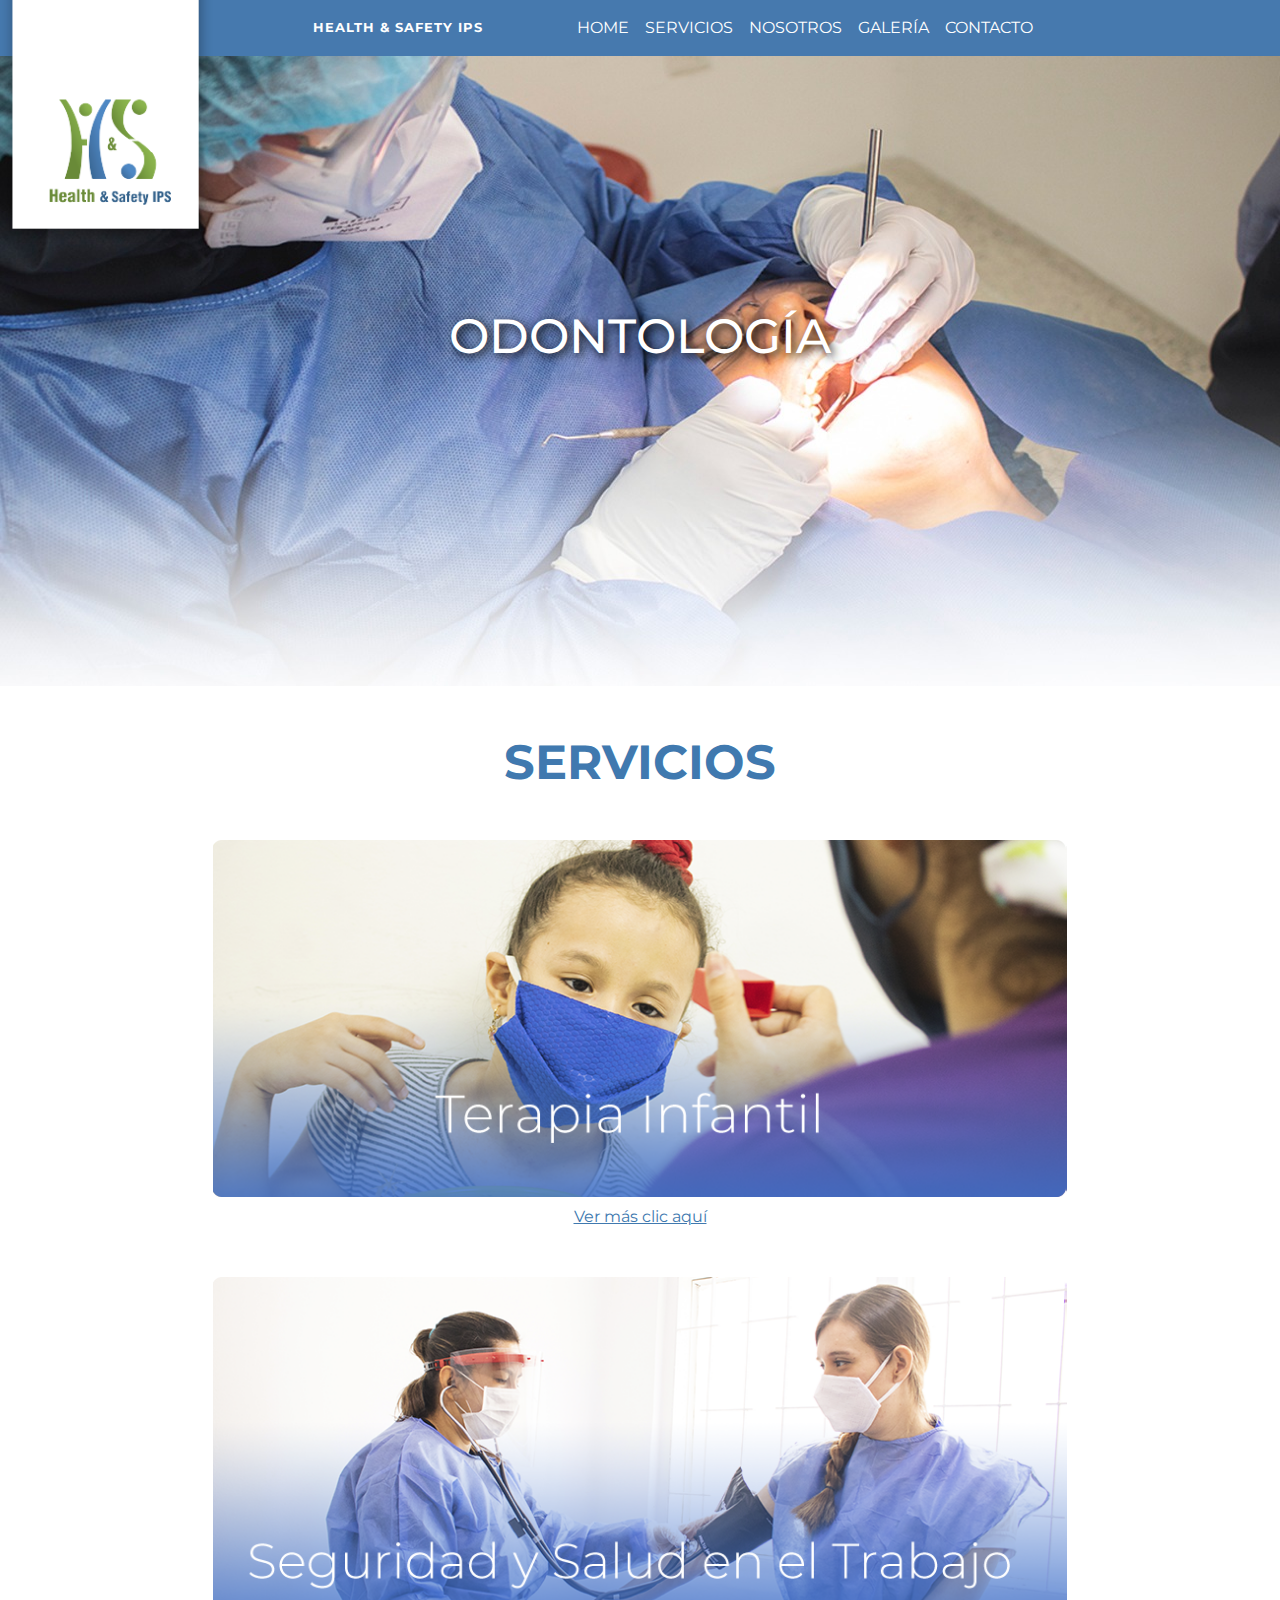
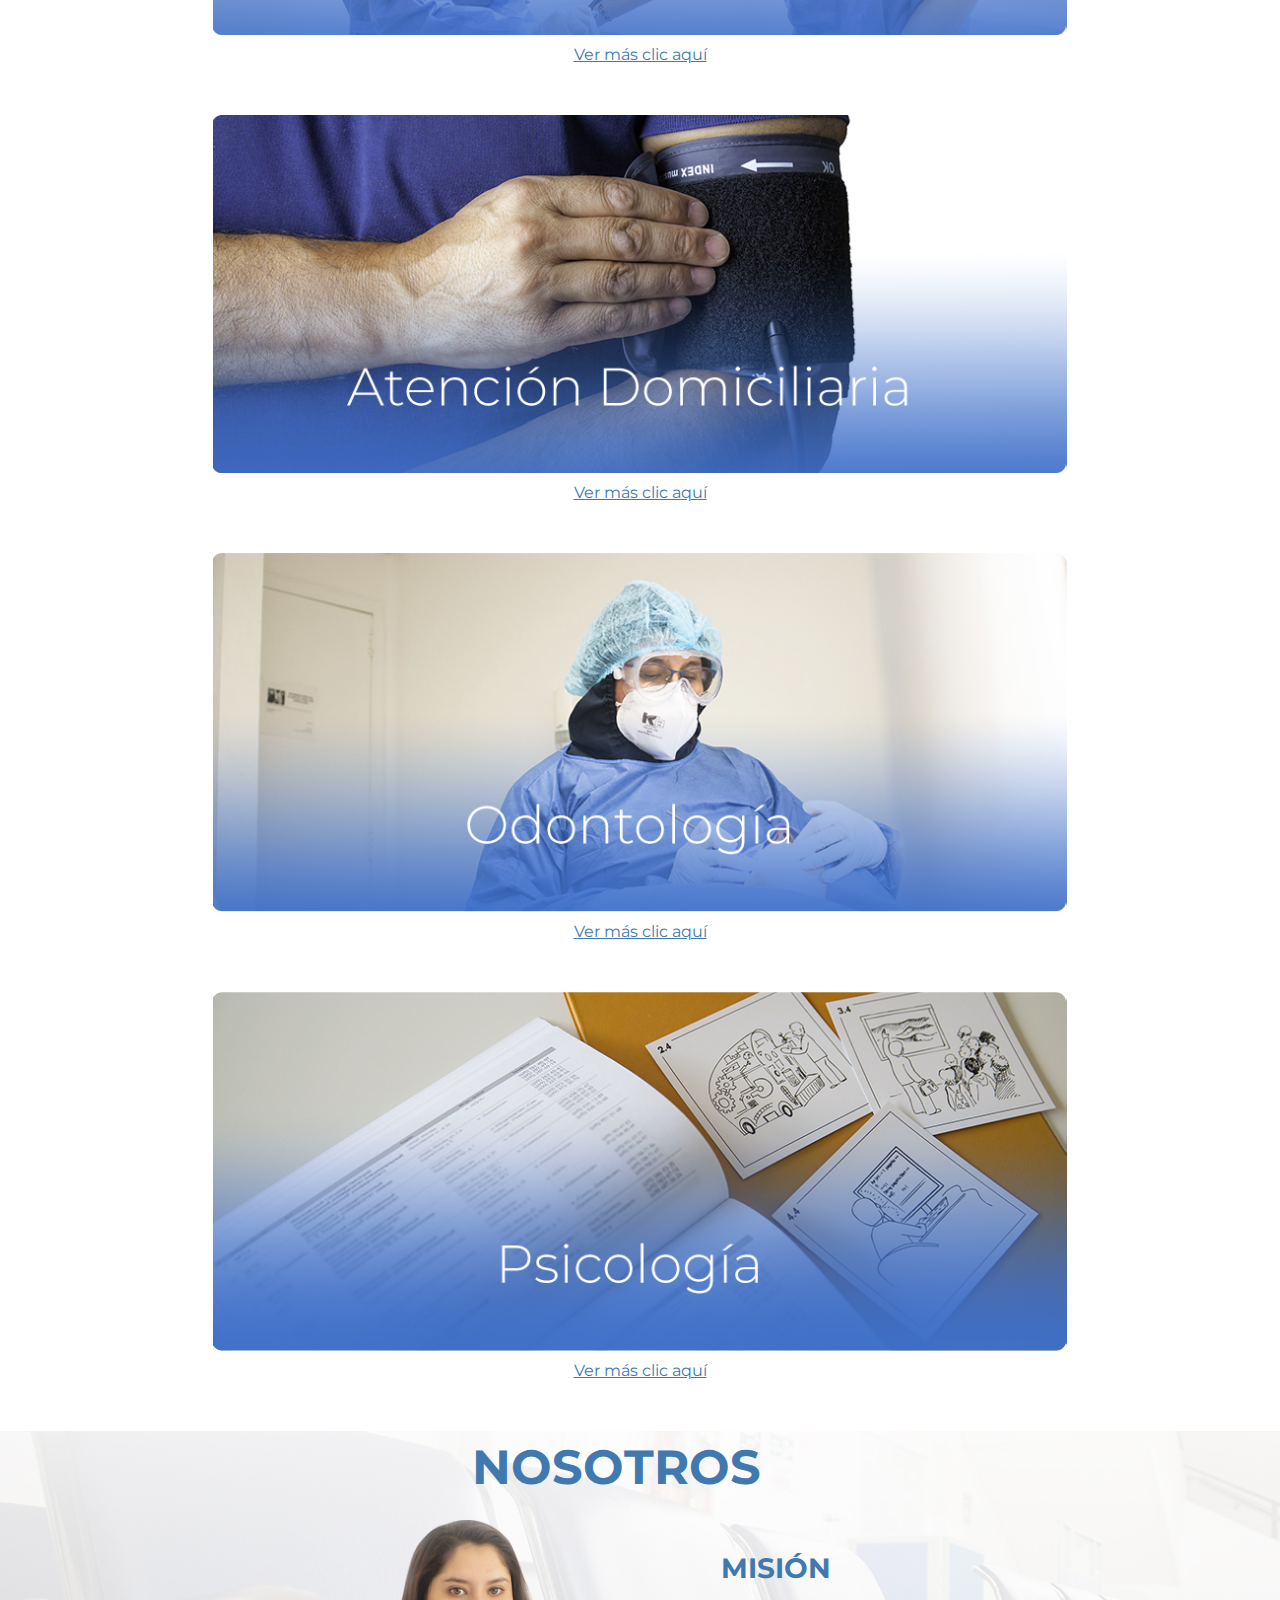
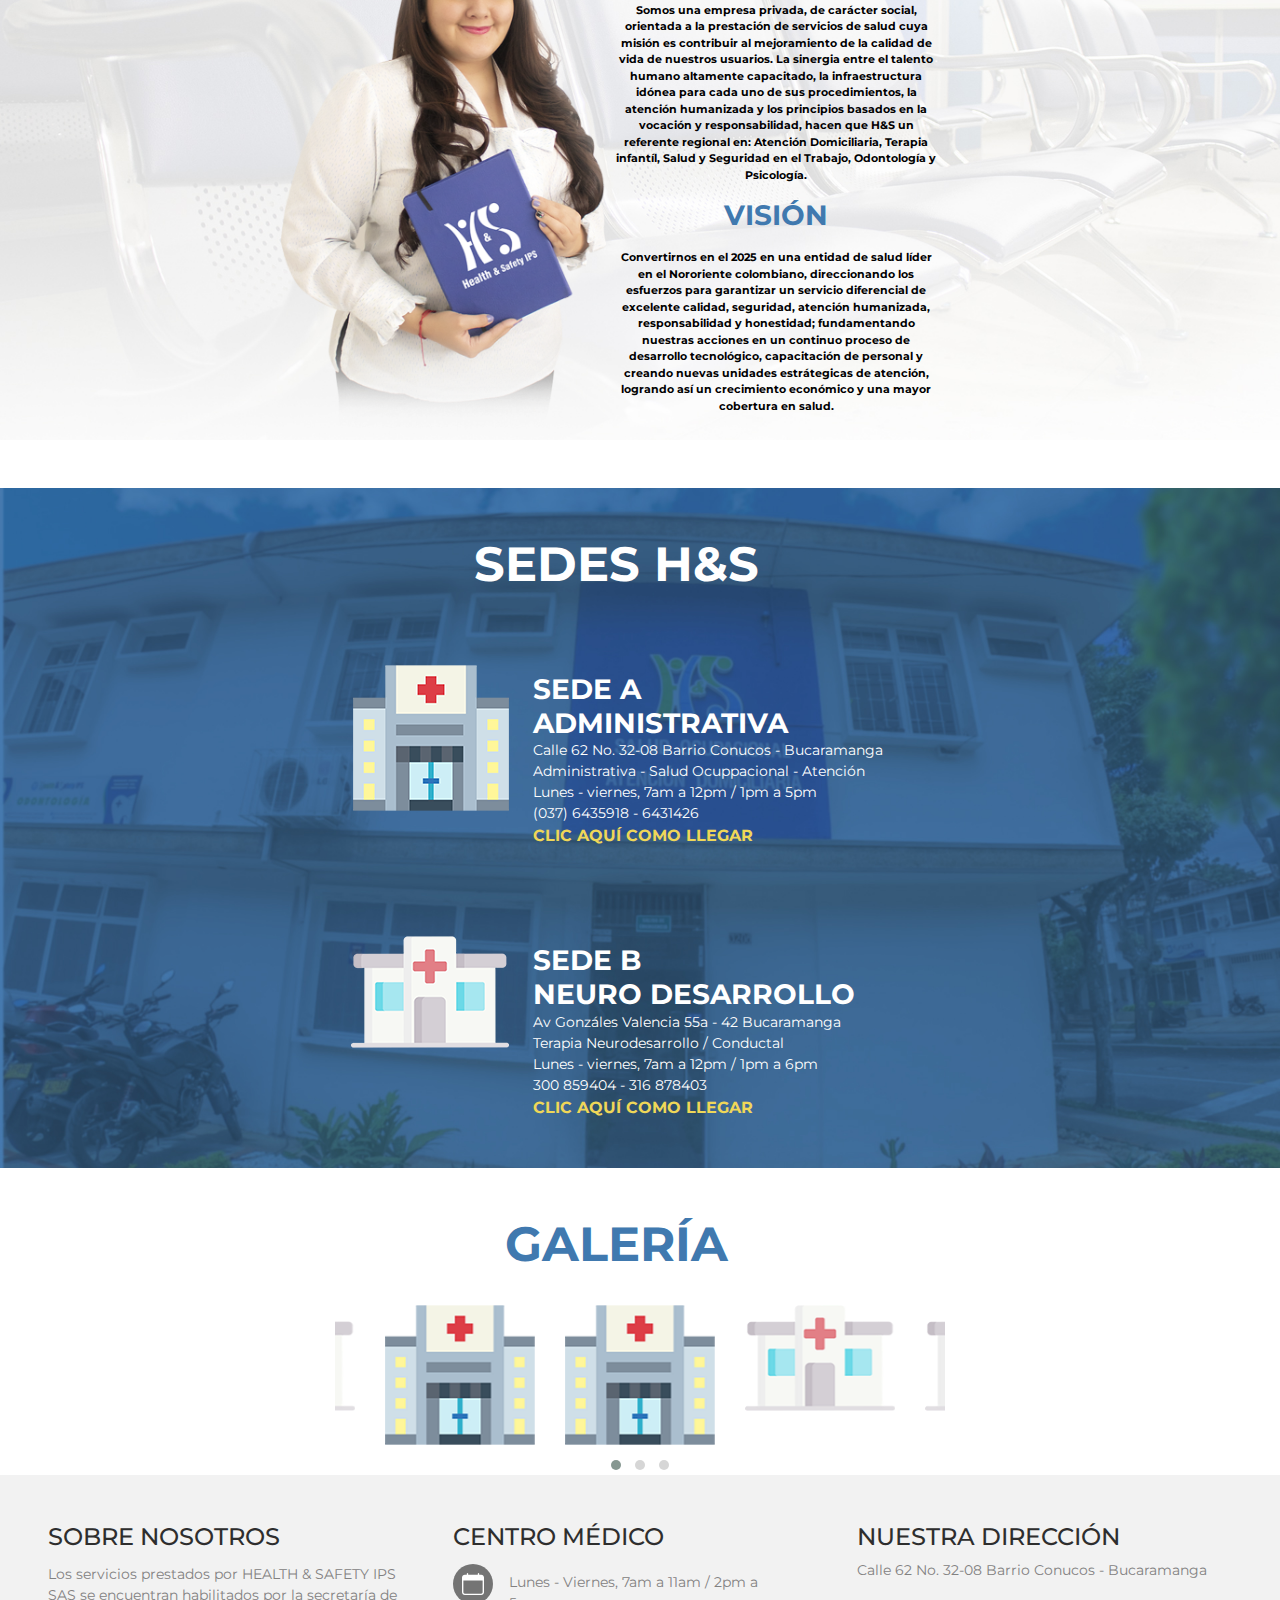
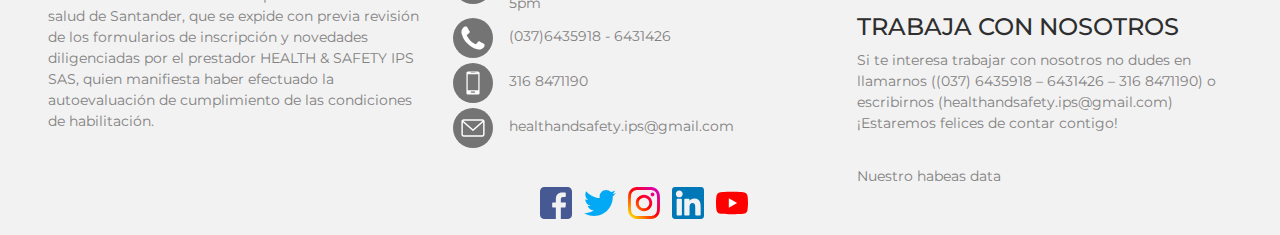
<file: index.html>
<html lang="es">
<head>
    <meta charset="utf-8">
    <meta name="viewport" content="width=device-width, initial-scale=1.0">
    <meta name="description" content="">
    <meta name="author" content="">

	<title>HEALTH & SAFETY IPS</title>
	<link rel="preconnect" href="https://fonts.gstatic.com">
	<link href="https://fonts.googleapis.com/css2?family=Montserrat:wght@500&display=swap" rel="stylesheet">
	<link href="css/style1.css" rel="stylesheet" type="text/css"/>
	<link href="css/font-awesome.min.css" rel="stylesheet" type="text/css"/>
	<link href="vendor/bootstrap/css/bootstrap.min.css" rel="stylesheet" type="text/css"/>
	<link rel="stylesheet" href="vendor/carousel/OwlCarousel2-2.3.4/dist/assets/owl.carousel.min.css">
	<link rel="stylesheet" href="vendor/carousel/OwlCarousel2-2.3.4/dist/assets/owl.theme.default.min.css">
</head>

<body>
	<header>
		<section id="menu" class="row d-flex justify-content-center mx-0" data-spy="scroll" data-target=".navbar-custom">
			<div class="col-sm col-md-2 d-none d-sm-block d-md-none d-lg-block offset-1 offset-md-0 p-0">
				<img src="static/img/logo.png" class="position-absolute logo-img" alt="Logo H&S">
			</div>
			
			<div class="col-12 col-sm-8 col-md-10">
				<nav class="navbar navbar-expand-md navbar-dark pl-0">
					<div class="col-8 col-sm-7 col-md-4 text-center p-sm-0">
						<h1 class="white-text nav-text mx-0 px-1 mb-0" href="#">HEALTH & SAFETY IPS</h1>
					</div>
					<div class="col d-md-none offset-sm-1 offset-md-3 ">
						<button class="navbar-toggler nav-border" type="button" data-toggle="collapse" data-target="#navbarSupportedContent" aria-controls="navbarSupportedContent" aria-expanded="false" aria-label="Toggle navigation">
							<span class="navbar-toggler-icon"></span>
						</button>
					</div>
					<!-- Menú de Navegación -->
					<section class="collapse navbar-collapse" id="navbarSupportedContent">
						<ul class="navbar-nav mr-auto">
							<li class="nav-item active">
								<a class="nav-link" href="#">HOME <span class="sr-only">(current)</span></a>
							</li>
							<li class="nav-item active">
								<a class="nav-link" href="#servicios">SERVICIOS <span class="sr-only">(current)</span></a>
							</li>
							<li class="nav-item active">
								<a class="nav-link" href="#nosotros">NOSOTROS <span class="sr-only">(current)</span></a>
							</li>
							<li class="nav-item active">
								<a class="nav-link" href="#galeria">GALERÍA <span class="sr-only">(current)</span></a>
							</li>
							<li class="nav-item active">
								<a class="nav-link" href="#contacto">CONTACTO <span class="sr-only">(current)</span></a>
							</li>
						</ul>
					</section>
				</nav>
			</div>
		</section>
	</header>
	<main>
		<section class="container-fluid">
			<div class="row mt-0 position-relative">
				<img src="static/img/imagen-top.jpg" alt="odontologia img 1" class="background-img">
				<h2 class="first-image-title text-white text-block">ODONTOLOGÍA</h2>
			</div>
		</section>
		<section class="container">
			<div class="row mt-0">
				<div class="col-12 text-center mt-5">
					<h2 class="title font-weight-bold" id="servicios">SERVICIOS</h2>
					<div class="col-12 p-0 mt-5 mt-sm-5">
						<img src="static/img/terapia-infantil.png" alt="Terapia infantil" class="content-img">
					</div>
					<div class="col-12 mt-2">
						<a href="#" class="link-text">Ver más clic aquí</a>
					</div>
					<div class="col-12 p-0 mt-5">
						<img src="static/img/seguridad-salud-trabajo.png" alt="Seguridad y salud en el trabajo" class="content-img">
					</div>
					<div class="col-12 mt-2">
						<a href="#" class="link-text">Ver más clic aquí</a>
					</div>
					<div class="col-12 p-0 mt-5">
						<img src="static/img/atencion-domiciliaria.png" alt="atencion domiciliaria" class="content-img">
					</div>
					<div class="col-12 mt-2">
						<a href="#" class="link-text">Ver más clic aquí</a>
					</div>
					<div class="col-12 p-0 mt-5">
						<img src="static/img/odontologia.png" alt="odontologia" class="content-img">
					</div>
					<div class="col-12 mt-2">
						<a href="#" class="link-text">Ver más clic aquí</a>
					</div>
					<div class="col-12 p-0 mt-5">
						<img src="static/img/psicologia.png" alt="psicologia" class="content-img">
					</div>
					<div class="col-12 mt-2">
						<a href="#" class="link-text">Ver más clic aquí</a>
					</div>
				</div>
			</div>
		</section>
		<section class="container-fluid mt-5 company-bg">
			<div class="row justify-content-center">
				<div class="col-12 d-flex justify-content-center">
					<h2 class="title font-weight-bold text-block mt-2 pr-sm-5" id="nosotros">NOSOTROS</h2>
				</div>
			</div>
			<div class="row text-center">
				<div class="d-none d-md-inline col mr-0 mt-5 mt-lg-3 pl-4 pr-0">
					<img src="static/img/mujer.PNG" alt="mujer" class="lady-img offset-md-2 offset-xl-5">		
				</div>
				<div class="col-10 col-md-5 col-lg-4 col-xl-3 title ml-4 ml-md-0 mr-4 mt-5 px-0">
					<h3>MISIÓN</h3>
					<p class="mt-3 mision-text">Somos una empresa privada, de carácter social, orientada a la prestación de servicios de salud cuya misión es contribuir al mejoramiento
						de la calidad de vida de nuestros usuarios. La sinergia entre el talento humano altamente capacitado, la infraestructura idónea para cada
						uno de sus procedimientos, la atención humanizada y los principios basados en la vocación y responsabilidad, hacen que H&S un referente
						regional en: Atención Domiciliaria, Terapia infantíl, Salud y Seguridad en el Trabajo, Odontología y Psicología.
					</p>
					<h3>VISIÓN</h3>
					<p class="mt-3 mision-text">Convertirnos en el 2025 en una entidad de salud líder en el Nororiente colombiano, direccionando los
						esfuerzos para garantizar un servicio diferencial de excelente calidad, seguridad, atención humanizada, responsabilidad y 
						honestidad; fundamentando nuestras acciones en un continuo proceso de desarrollo tecnológico, capacitación de personal y 
						creando nuevas unidades estrátegicas de atención, logrando así un crecimiento económico y una mayor cobertura en salud.
					</p>
				</div>
				<div class="col-2 col-xl-3">
				</div>
			</div>	
		</section>
		<section class="container-fluid mt-5 headquarters-bg">
			<div class="row justify-content-center">
				<div class="col-12 d-flex justify-content-center">
					<h2 class="text-white font-weight-bold text-block mt-5 pr-sm-5">SEDES H&S</h2>
				</div>
			</div>
			<div class="row  text-block text-center mt-4">
				<div class="d-none d-md-inline col mr-0 mt-5 mt-lg-3 pl-4 pr-0 text-right">
					<img src="static/img/hospital-a.png" alt="fondo mision y vision" class="mt-lg-4 adress-img">		
				</div>
				<div class="col-12 col-md-7 ml-md-4 mt-5 px-0 text-md-left">
					<h3 class="text-white font-weight-bold m-0">SEDE A</h3>
					<h3 class="text-white font-weight-bold m-0">ADMINISTRATIVA</h3>
					<p class="text-white adress-text m-0">Calle 62 No. 32-08 Barrio Conucos - Bucaramanga</p>
					<p class="text-white adress-text m-0">Administrativa - Salud Ocuppacional - Atención </p>
					<p class="text-white adress-text m-0">Lunes - viernes, 7am a 12pm / 1pm a 5pm</p>
					<p class="text-white adress-text m-0">(037) 6435918 - 6431426</p>
					<a href="#" class="link-text-2">CLIC AQUÍ COMO LLEGAR</a>
				</div>
			</div>
			<div class="row text-block text-center mt-5 pb-5">
				<div class="d-none d-md-inline col mr-0 mt-5 mt-lg-3 pl-4 pr-0 text-right">
					<img src="static/img/hospital-b.png" alt="fondo mision y vision" class="mt-lg-4 adress-img">		
				</div>
				<div class="col-12 col-md-7 ml-md-4 mt-5 px-0 text-md-left">
					<h3 class="text-white m-0 font-weight-bold">SEDE B</h3>
					<h3 class="text-white m-0 font-weight-bold">NEURO DESARROLLO</h3>
					<p class="text-white adress-text m-0">Av Gonzáles Valencia 55a - 42 Bucaramanga</p>
					<p class="text-white adress-text m-0">Terapia Neurodesarrollo / Conductal</p>
					<p class="text-white adress-text m-0">Lunes - viernes, 7am a 12pm / 1pm a 6pm</p>
					<p class="text-white adress-text m-0">300 859404 - 316 878403</p>
					<a href="#" class="link-text-2">CLIC AQUÍ COMO LLEGAR</a>
				</div>
			</div>
		</section>

		<div class="row mx-0">
			<div class="col-12 d-flex justify-content-center">
				<h2 class="font-weight-bold title text-block mt-5 pr-sm-5" id="galeria">GALERÍA</h2>
			</div>
			<div class="col-6 offset-3 mt-4">
				<div class="owl-carousel owl-theme">
					<div class="item"><img src="static/img/hospital-a.png" class="" alt="..."></div>
					<div class="item"><img src="static/img/hospital-a.png" class="" alt="..."></div>
					<div class="item"><img src="static/img/hospital-b.png" class="" alt="..."></div>
					<div class="item"><img src="static/img/hospital-b.png" class="" alt="..."></div>
					<div class="item"><img src="static/img/hospital-b.png" class="" alt="..."></div>
					<div class="item"><img src="static/img/hospital-b.png" class="" alt="..."></div>
					<div class="item"><img src="static/img/hospital-b.png" class="" alt="..."></div>
					<div class="item"><img src="static/img/hospital-b.png" class="" alt="..."></div>
					<!-- <div class="item"><h4>9</h4></div>
					<div class="item"><h4>10</h4></div>
					<div class="item"><h4>11</h4></div>
					<div class="item"><h4>12</h4></div>  -->
				</div>
			</div>
		</div>
	</main>
	<footer>
		<div class="container-fluid footer-bg text-center text-lg-left px-md-5">
			<div class="row">
				<div class="col-12 col-lg-4 pt-5 order-lg-1 order-3" id="contacto">
					<h4>SOBRE NOSOTROS</h4>
					<p class="pt-1">Los servicios prestados por HEALTH & SAFETY IPS SAS se encuentran habilitados por la secretaría de 
						salud de Santander, que se expide con previa revisión de los formularios de inscripción y novedades 
						diligenciadas por el prestador HEALTH & SAFETY IPS SAS, quien manifiesta haber efectuado la 
						autoevaluación de cumplimiento de las condiciones de habilitación.
					</p>
				</div>
				<div class="col-12 col-lg-4 pt-5 order-lg-2">
					<h4>CENTRO MÉDICO</h4>
					<div class="row pt-1">
						<div class="col-2 text-right">
							<img src="static/img/calendar.svg" alt="horario" class="icons"> 
						</div>
						<div class="col-8 text-left pl-1 pt-2 pb-0">
							<p class="m-0">Lunes - Viernes, 7am a 11am / 2pm a 5pm</p>
						</div>
					</div>
					<div class="row mt-1">
						<div class="col-2 text-right">
							<img src="static/img/telefono.svg" alt="número fijo" class="icons"> 
						</div>
						<div class="col-8 text-left pl-1 pt-2 pb-0">
							<p>(037)6435918 - 6431426</p>
						</div>
					</div>
					<div class="row">
						<div class="col-2 text-right">
							<img src="static/img/celular.svg" alt="número celular" class="icons"> 
						</div>
						<div class="col-8 text-left pl-1 pt-2 pb-0">
							<p>316 8471190</p>
						</div>
					</div>
					<div class="row">
						<div class="col-2 text-right">
							<img src="static/img/email.svg" alt="correo electrónico" class="icons"> 
						</div>
						<div class="col-8 text-left pl-1 pt-2 pb-0">
							<p>healthandsafety.ips@gmail.com</p>
						</div>
					</div>
				</div>
				<div class="col-12 col-lg-4 pt-5 order-lg-3">
					<h4>NUESTRA DIRECCIÓN</h4>
					<p class="pt-0">Calle 62 No. 32-08 Barrio Conucos - Bucaramanga</p>
					<h4 class="pt-3">TRABAJA CON NOSOTROS</h4>
					<p class="mb-0">Si te interesa trabajar con nosotros no dudes en llamarnos ((037) 6435918 – 6431426 – 316 8471190) 
						o escribirnos (healthandsafety.ips@gmail.com)
					</p>
					<p>¡Estaremos felices de contar contigo!</p>
					<p class="mb-0 pt-3">Nuestro habeas data</p>
				</div>
			</div>
			<div class="row pb-3">
				<div class="col-12 text-center">
					<a href="#" class=""><img src="static/img/facebook.svg" alt="facebook" class="icons pl-2"></a>
					<a href="#" class=""><img src="static/img/twitter.svg" alt="twitter" class="icons pl-2"></a>
					<a href="#" class=""><img src="static/img/instagram.svg" alt="instagram" class="icons pl-2"></a>
					<a href="#" class=""><img src="static/img/linkedin.svg" alt="linkedin" class="icons pl-2"></a>
					<a href="#" class=""><img src="static/img/youtube.svg" alt="youtube" class="icons pl-2"></a>
				</div>
			</div>
		</div>
	</footer>
	<!-- Core JavaScript Files -->
	<script src="vendor/jquery/jquery.min.js"></script>
	<script src="vendor/bootstrap/js/bootstrap.min.js"></script>
	<script src="vendor/carousel/OwlCarousel2-2.3.4/dist/owl.carousel.min.js"></script>
	<script>
		$(document).ready(function(){
			$('.owl-carousel').owlCarousel({
				loop:true,
				margin:30,
				nav:false,
				merge:true,
				autoplay:true,
				autoplayTimeout: 3000,
				stagePadding:50, 
				responsive:{
					0:{
						items:1
					},
					600:{
						items:2
					},
					1000:{
						items:3
					}
				}
			})
		})
		// Sticky Menu
		window.onscroll = function(){scrollFunction()};
		var menu = document.getElementById("menu");
		var sticky = menu.offsetTop;

		function scrollFunction(){
			if (window.pageYOffset >= sticky){
				menu.classList.add("sticky");
			} else {
				menu.classList.remove("sticky");
			}
		}
	</script>
</body>
</file>
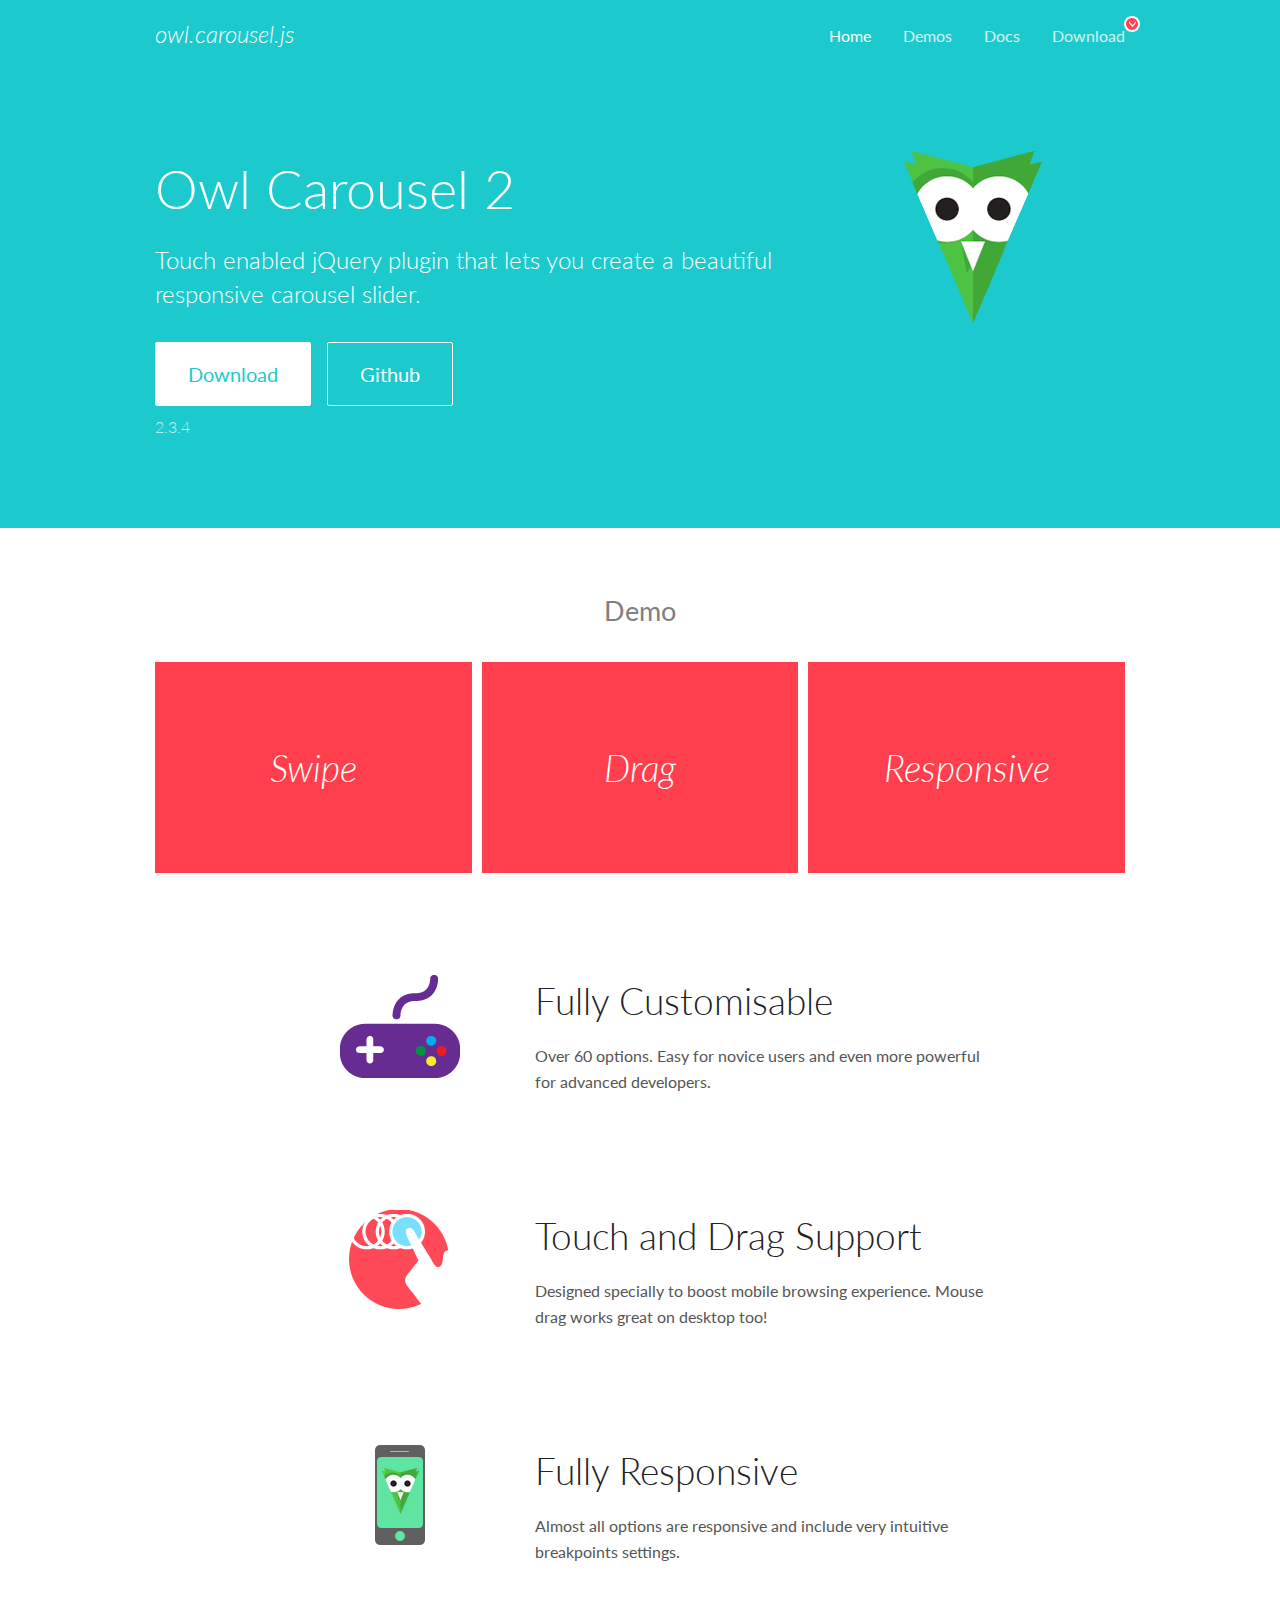
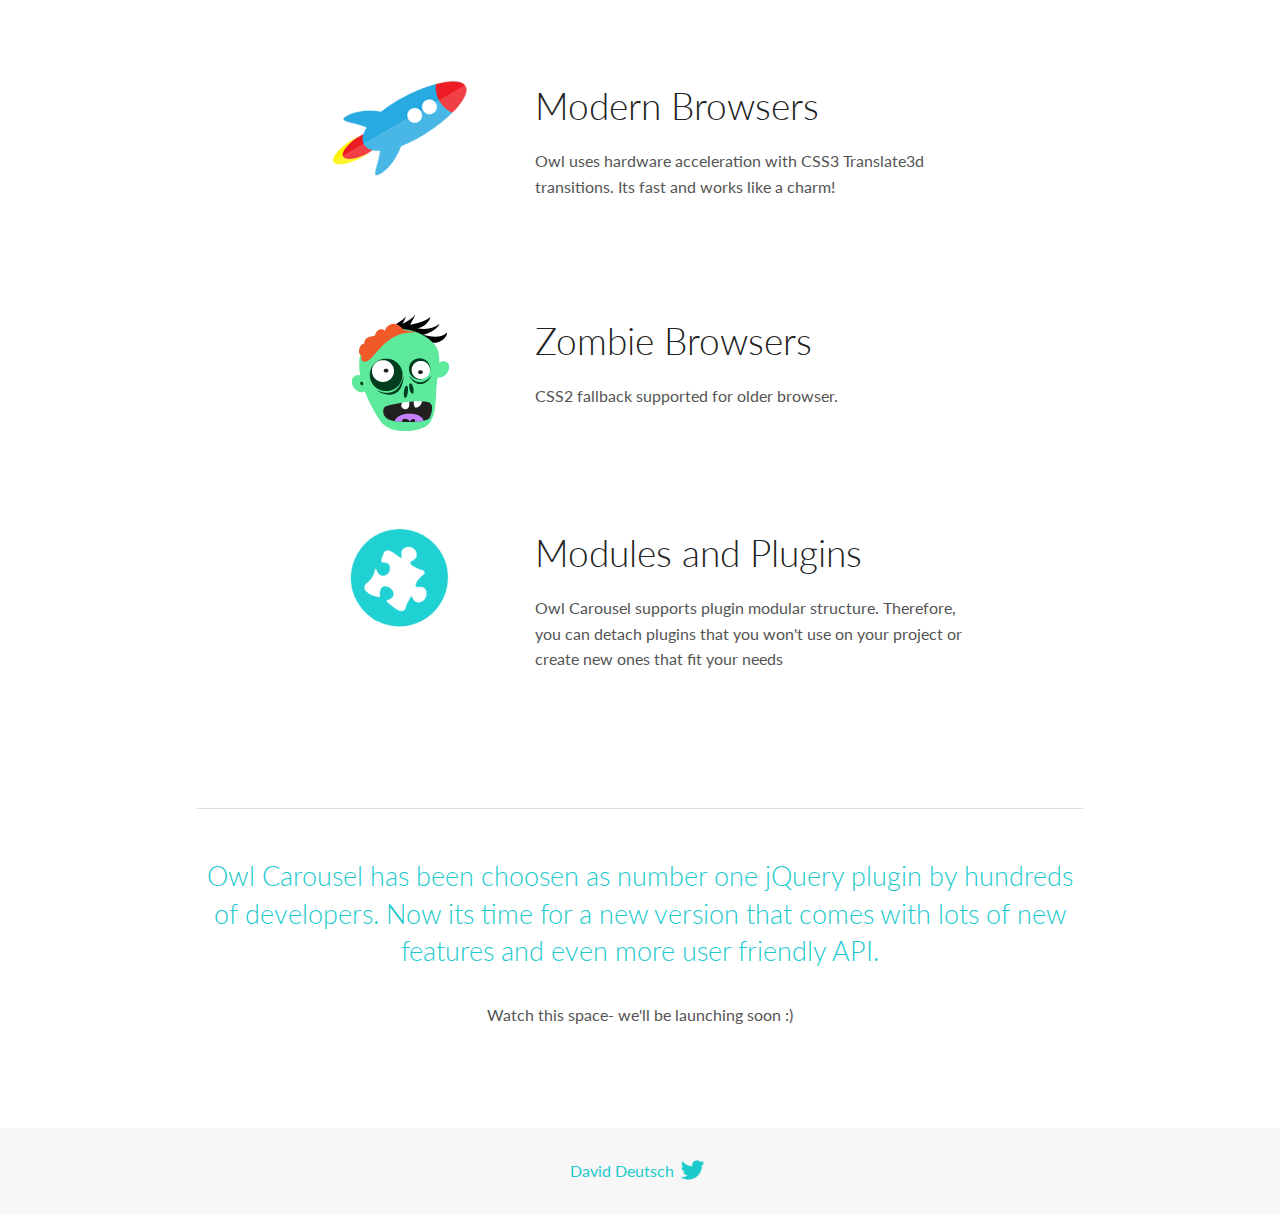
<file: vendor/carousel/OwlCarousel2-2.3.4/docs/index.html>
<!DOCTYPE html>
<html lang="en">
  <head>

    <!-- head -->
    <meta charset="utf-8">
    <meta name="msapplication-tap-highlight" content="no" />
    <meta name="viewport" content="width=device-width, initial-scale=1.0" />
    <meta name="description" content="Touch enabled jQuery plugin that lets you create beautiful responsive carousel slider.">
    <meta name="author" content="David Deutsch">
    <title>
      Home | Owl Carousel | 2.3.4
    </title>

    <!-- Stylesheets -->
    <link href='https://fonts.googleapis.com/css?family=Lato:300,400,700,400italic,300italic' rel='stylesheet' type='text/css'>
    <link rel="stylesheet" href="assets/css/docs.theme.min.css">

    <!-- Owl Stylesheets -->
    <link rel="stylesheet" href="assets/owlcarousel/assets/owl.carousel.min.css">
    <link rel="stylesheet" href="assets/owlcarousel/assets/owl.theme.default.min.css">

    <!-- HTML5 shim and Respond.js IE8 support of HTML5 elements and media queries -->

    <!--[if lt IE 9]>
      <script src="https://oss.maxcdn.com/libs/html5shiv/3.7.0/html5shiv.js"></script>
      <script src="https://oss.maxcdn.com/libs/respond.js/1.3.0/respond.min.js"></script>
    <![endif]-->

    <!-- Favicons -->
    <link rel="apple-touch-icon-precomposed" sizes="144x144" href="assets/ico/apple-touch-icon-144-precomposed.png">
    <link rel="shortcut icon" href="assets/ico/favicon.png">
    <link rel="shortcut icon" href="favicon.ico">

    <!-- Yeah i know js should not be in header. Its required for demos.-->

    <!-- javascript -->
    <script src="assets/vendors/jquery.min.js"></script>
    <script src="assets/owlcarousel/owl.carousel.js"></script>
  </head>
  <body>

    <!-- header -->
    <header class="header">
      <div class="row">
        <div class="large-12 columns">
          <div class="brand left">
            <h3>
              <a href="/OwlCarousel2/">owl.carousel.js</a> 
            </h3>
          </div>
          <a id="toggle-nav" class="right">
            <span></span> <span></span> <span></span> 
          </a> 
          <div class="nav-bar">
            <ul class="clearfix">
              <li class="active">
                <a href="/OwlCarousel2/index.html">Home</a> 
              </li>
              <li> <a href="/OwlCarousel2/demos/demos.html">Demos</a>  </li>
              <li> <a href="/OwlCarousel2/docs/started-welcome.html">Docs</a>  </li>
              <li>
                <a href="https://github.com/OwlCarousel2/OwlCarousel2/archive/2.3.4.zip">Download</a> 
                <span class="download"></span> 
              </li>
            </ul>
          </div>
        </div>
      </div>
    </header>

    <!-- home panel -->
    <section id="hero">
      <div class="row">
        <div class="large-8 medium-8 columns">
          <h1>Owl Carousel 2</h1>
          <h4>Touch enabled jQuery plugin that lets you create a beautiful responsive carousel slider.</h4>
          <a href="https://github.com/OwlCarousel2/OwlCarousel2/archive/2.3.4.zip" class="hero-button">Download</a> 
          <a href="https://github.com/OwlCarousel2/OwlCarousel2" class="hero-button outline">Github</a> 
          <p>2.3.4</p>
        </div>
        <div class="large-4 medium-4 columns">
          <img class="owl-logo" src="assets/img/owl-logo.png" alt="mr. Owl">
        </div>
      </div>
    </section>

    <!-- body -->
    <div class="home-demo">
      <div class="row">
        <div class="large-12 columns">
          <h3>Demo</h3>
          <div class="owl-carousel">
            <div class="item">
              <h2>Swipe</h2>
            </div>
            <div class="item">
              <h2>Drag</h2>
            </div>
            <div class="item">
              <h2>Responsive</h2>
            </div>
            <div class="item">
              <h2>CSS3</h2>
            </div>
            <div class="item">
              <h2>Fast</h2>
            </div>
            <div class="item">
              <h2>Easy</h2>
            </div>
            <div class="item">
              <h2>Free</h2>
            </div>
            <div class="item">
              <h2>Upgradable</h2>
            </div>
            <div class="item">
              <h2>Tons of options</h2>
            </div>
            <div class="item">
              <h2>Infinity</h2>
            </div>
            <div class="item">
              <h2>Auto Width</h2>
            </div>
          </div>
        </div>
      </div>
    </div>
    <script>
      var owl = $('.owl-carousel');
      owl.owlCarousel({
        margin: 10,
        loop: true,
        responsive: {
          0: {
            items: 1
          },
          600: {
            items: 2
          },
          1000: {
            items: 3
          }
        }
      })
    </script>

    <!-- features -->
    <div id="features">
      <div class="row">
        <div class="small-12 medium-9 small-centered columns">
          <section class="row feature">
            <div class="medium-4 small-12 columns">
              <img src="assets/img/feature-options.png" alt="">
            </div>
            <div class="medium-8 small-12 columns">
              <h2>Fully Customisable</h2>
              <p>Over 60 options. Easy for novice users and even more powerful for advanced developers.</p>
            </div>
          </section>
          <section class="row feature">
            <div class="medium-4 small-12 columns">
              <img src="assets/img/feature-drag.png" alt="">
            </div>
            <div class="medium-8 small-12 columns">
              <h2>Touch and Drag Support</h2>
              <p>Designed specially to boost mobile browsing experience. Mouse drag works great on desktop too!</p>
            </div>
          </section>
          <section class="row feature">
            <div class="medium-4 small-12 columns">
              <img src="assets/img/feature-responsive.png" alt="">
            </div>
            <div class="medium-8 small-12 columns">
              <h2>Fully Responsive</h2>
              <p>Almost all options are responsive and include very intuitive breakpoints settings.</p>
            </div>
          </section>
          <section class="row feature">
            <div class="medium-4 small-12 columns">
              <img src="assets/img/feature-modern.png" alt="">
            </div>
            <div class="medium-8 small-12 columns">
              <h2>Modern Browsers</h2>
              <p>Owl uses hardware acceleration with CSS3 Translate3d transitions. Its fast and works like a charm! </p>
            </div>
          </section>
          <section class="row feature">
            <div class="medium-4 small-12 columns">
              <img src="assets/img/feature-zombie.png" alt="">
            </div>
            <div class="medium-8 small-12 columns">
              <h2>Zombie Browsers</h2>
              <p>CSS2 fallback supported for older browser.</p>
            </div>
          </section>
          <section class="row feature">
            <div class="medium-4 small-12 columns">
              <img src="assets/img/feature-module.png" alt="">
            </div>
            <div class="medium-8 small-12 columns">
              <h2>Modules and Plugins</h2>
              <p>Owl Carousel supports plugin modular structure. Therefore, you can detach plugins that you won&#x27;t use on your project or create new ones that fit your needs</p>
            </div>
          </section>
        </div>
      </div>
    </div>

    <!-- footer -->
    <section id="teaser-text">
      <div class="row">
        <div class="small-12 medium-11 small-centered columns">
          <hr>
          <h3 id="owl-carousel-has-been-choosen-as-number-one-jquery-plugin-by-hundreds-of-developers-now-its-time-for-a-new-version-that-comes-with-lots-of-new-features-and-even-more-user-friendly-api-">Owl Carousel has been choosen as number one jQuery plugin by hundreds of developers. Now its time for a new version that comes with lots of new features and even more user friendly API.</h3>
          <p>Watch this space- we&#39;ll be launching soon :)</p>
        </div>
      </div>
    </section>

    <!-- footer -->
    <footer class="footer">
      <div class="row">
        <div class="large-12 columns">
          <h5>
            <a href="/OwlCarousel2/docs/support-contact.html">David Deutsch</a> 
            <a id="custom-tweet-button" href="https://twitter.com/share?url=https://github.com/OwlCarousel2/OwlCarousel2&text=Owl Carousel - This is so awesome! " target="_blank"></a> 
          </h5>
        </div>
      </div>
    </footer>

    <!-- vendors -->
    <script src="assets/vendors/highlight.js"></script>
    <script src="assets/js/app.js"></script>
  </body>
</html>
</file>
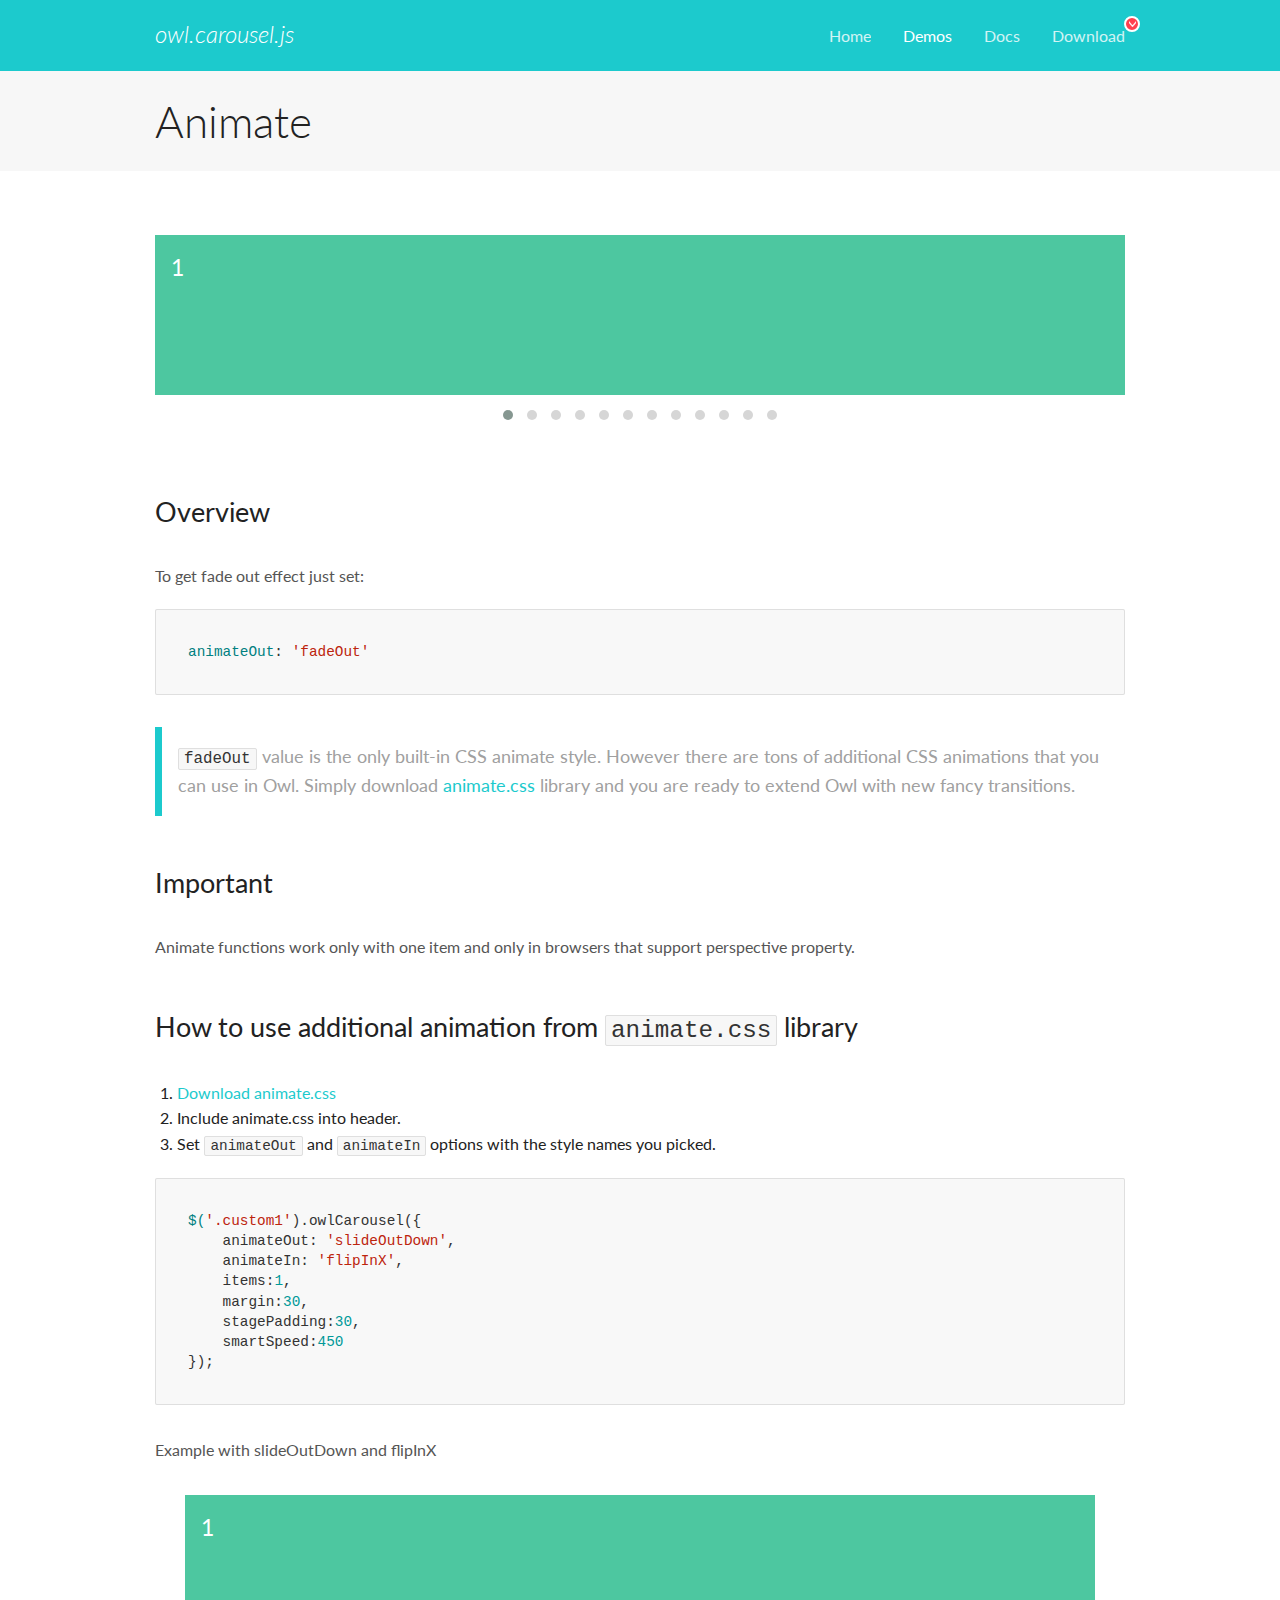
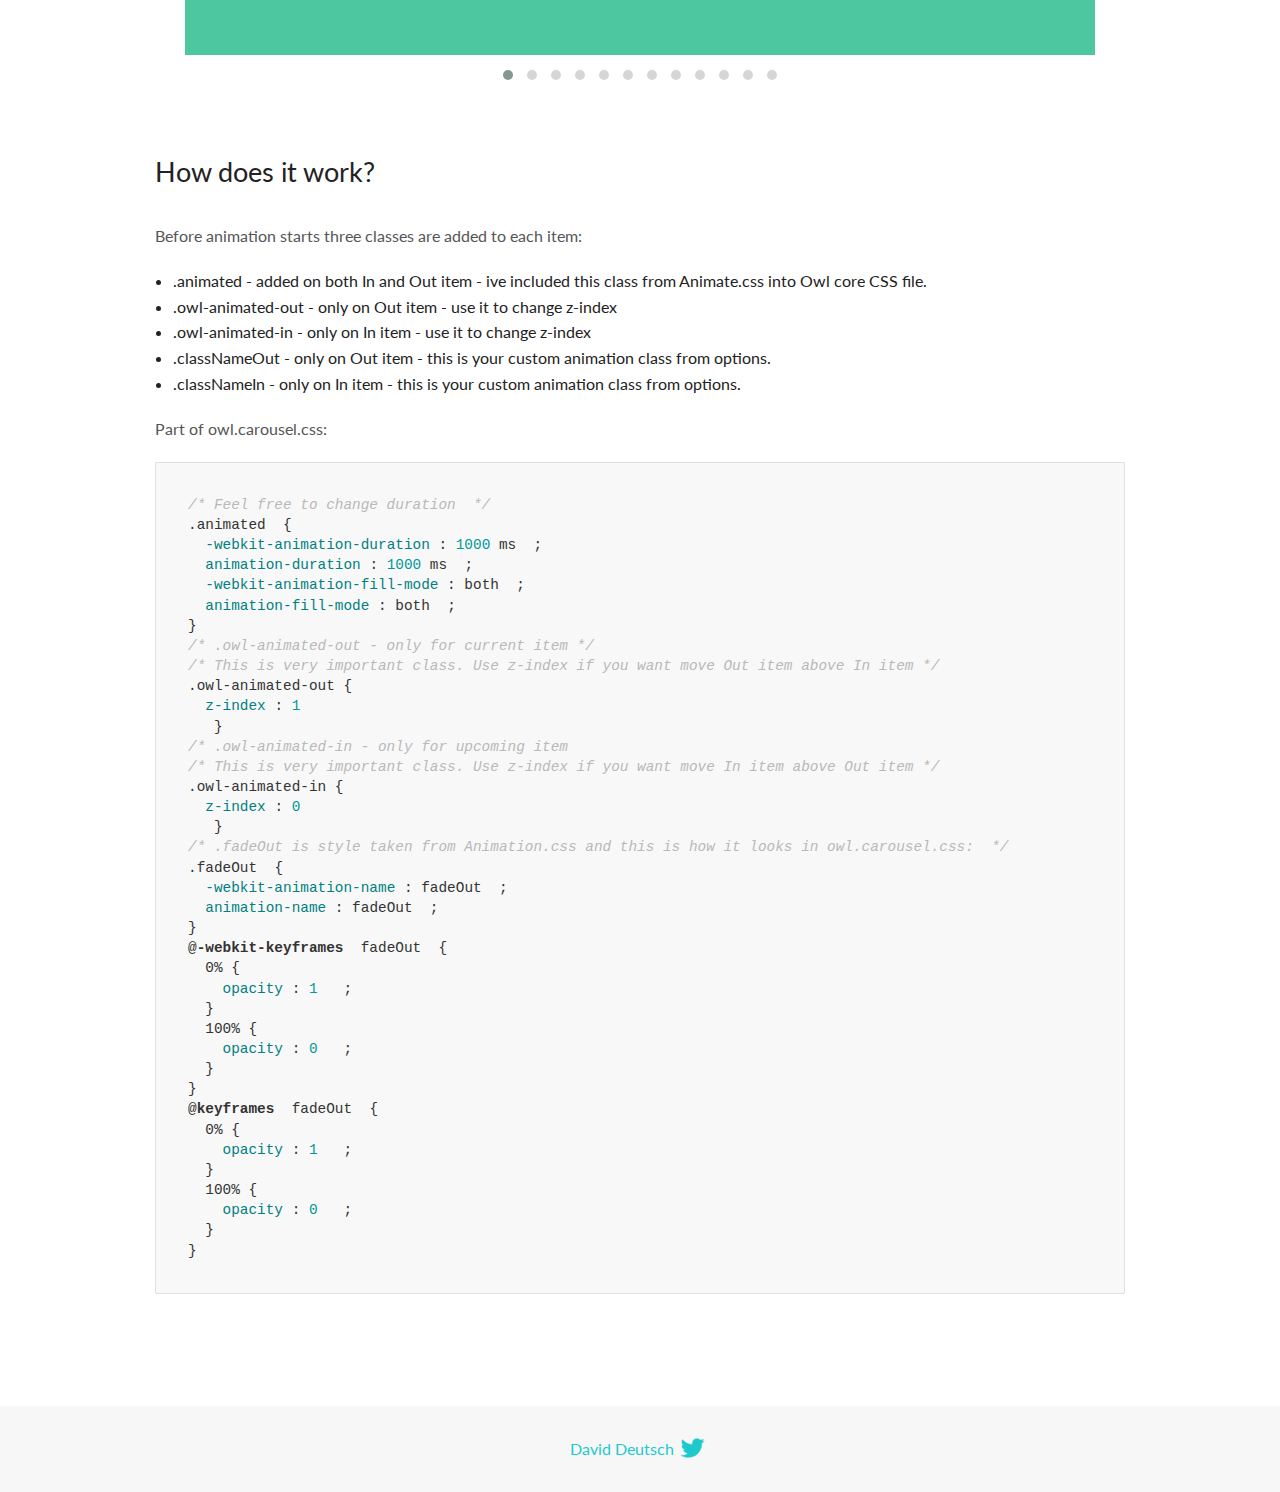
<file: vendor/carousel/OwlCarousel2-2.3.4/docs/demos/animate.html>
<!DOCTYPE html>
<html lang="en">
  <head>

    <!-- head -->
    <meta charset="utf-8">
    <meta name="msapplication-tap-highlight" content="no" />
    <meta name="viewport" content="width=device-width, initial-scale=1.0" />
    <meta name="description" content="Animate carousel">
    <meta name="author" content="David Deutsch">
    <title>
      Animate Demo | Owl Carousel | 2.3.4
    </title>

    <!-- Stylesheets -->
    <link href='https://fonts.googleapis.com/css?family=Lato:300,400,700,400italic,300italic' rel='stylesheet' type='text/css'>
    <link rel="stylesheet" href="../assets/css/docs.theme.min.css">

    <!-- Owl Stylesheets -->
    <link rel="stylesheet" href="../assets/owlcarousel/assets/owl.carousel.min.css">
    <link rel="stylesheet" href="../assets/owlcarousel/assets/owl.theme.default.min.css">

    <!-- HTML5 shim and Respond.js IE8 support of HTML5 elements and media queries -->

    <!--[if lt IE 9]>
      <script src="https://oss.maxcdn.com/libs/html5shiv/3.7.0/html5shiv.js"></script>
      <script src="https://oss.maxcdn.com/libs/respond.js/1.3.0/respond.min.js"></script>
    <![endif]-->

    <!-- Favicons -->
    <link rel="apple-touch-icon-precomposed" sizes="144x144" href="../assets/ico/apple-touch-icon-144-precomposed.png">
    <link rel="shortcut icon" href="../assets/ico/favicon.png">
    <link rel="shortcut icon" href="favicon.ico">

    <!-- Yeah i know js should not be in header. Its required for demos.-->

    <!-- javascript -->
    <script src="../assets/vendors/jquery.min.js"></script>
    <script src="../assets/owlcarousel/owl.carousel.js"></script>
  </head>
  <body>

    <!-- header -->
    <header class="header">
      <div class="row">
        <div class="large-12 columns">
          <div class="brand left">
            <h3>
              <a href="/OwlCarousel2/">owl.carousel.js</a> 
            </h3>
          </div>
          <a id="toggle-nav" class="right">
            <span></span> <span></span> <span></span> 
          </a> 
          <div class="nav-bar">
            <ul class="clearfix">
              <li> <a href="/OwlCarousel2/index.html">Home</a>  </li>
              <li class="active">
                <a href="/OwlCarousel2/demos/demos.html">Demos</a> 
              </li>
              <li> <a href="/OwlCarousel2/docs/started-welcome.html">Docs</a>  </li>
              <li>
                <a href="https://github.com/OwlCarousel2/OwlCarousel2/archive/2.3.4.zip">Download</a> 
                <span class="download"></span> 
              </li>
            </ul>
          </div>
        </div>
      </div>
    </header>

    <!-- title -->
    <section class="title">
      <div class="row">
        <div class="large-12 columns">
          <h1>Animate</h1>
        </div>
      </div>
    </section>

    <!--  Demos -->
    <section id="demos">
      <div class="row">
        <div class="large-12 columns">
          <div class="fadeOut owl-carousel owl-theme">
            <div class="item">
              <h4>1</h4>
            </div>
            <div class="item">
              <h4>2</h4>
            </div>
            <div class="item">
              <h4>3</h4>
            </div>
            <div class="item">
              <h4>4</h4>
            </div>
            <div class="item">
              <h4>5</h4>
            </div>
            <div class="item">
              <h4>6</h4>
            </div>
            <div class="item">
              <h4>7</h4>
            </div>
            <div class="item">
              <h4>8</h4>
            </div>
            <div class="item">
              <h4>9</h4>
            </div>
            <div class="item">
              <h4>10</h4>
            </div>
            <div class="item">
              <h4>11</h4>
            </div>
            <div class="item">
              <h4>12</h4>
            </div>
          </div>
          <h3 id="overview">Overview</h3>
          <p>To get fade out effect just set:</p>
          <pre><code>animateOut: &#39;fadeOut&#39;</code></pre>
          <blockquote>
            <p><code>fadeOut</code> value is the only built-in CSS animate style. However there are tons of additional CSS animations that you can use in Owl. Simply download
              <a href="https://daneden.github.io/animate.css/">animate.css</a>  library and you are ready to extend Owl with new fancy transitions.</p>
          </blockquote>
          <h3 id="important">Important</h3>
          <p>Animate functions work only with one item and only in browsers that support perspective property.</p>
          <h3 id="how-to-use-additional-animation-from-animate-css-library">How to use additional animation from <code>animate.css</code> library</h3>
          <ol>
            <li> <a href="https://daneden.github.io/animate.css/">Download animate.css</a>  </li>
            <li>Include animate.css into header.</li>
            <li>Set <code>animateOut</code> and <code>animateIn</code> options with the style names you picked.</li>
          </ol>
          <pre><code>$(&#39;.custom1&#39;).owlCarousel({
    animateOut: &#39;slideOutDown&#39;,
    animateIn: &#39;flipInX&#39;,
    items:1,
    margin:30,
    stagePadding:30,
    smartSpeed:450
});</code></pre>
          <p>Example with slideOutDown and flipInX</p>
          <div class="custom1 owl-carousel owl-theme">
            <div class="item">
              <h4>1</h4>
            </div>
            <div class="item">
              <h4>2</h4>
            </div>
            <div class="item">
              <h4>3</h4>
            </div>
            <div class="item">
              <h4>4</h4>
            </div>
            <div class="item">
              <h4>5</h4>
            </div>
            <div class="item">
              <h4>6</h4>
            </div>
            <div class="item">
              <h4>7</h4>
            </div>
            <div class="item">
              <h4>8</h4>
            </div>
            <div class="item">
              <h4>9</h4>
            </div>
            <div class="item">
              <h4>10</h4>
            </div>
            <div class="item">
              <h4>11</h4>
            </div>
            <div class="item">
              <h4>12</h4>
            </div>
          </div>
          <h3 id="how-does-it-work-">How does it work?</h3>
          <p>Before animation starts three classes are added to each item:</p>
          <ul>
            <li>.animated - added on both In and Out item - ive included this class from Animate.css into Owl core CSS file.</li>
            <li>.owl-animated-out - only on Out item - use it to change z-index</li>
            <li>.owl-animated-in - only on In item - use it to change z-index</li>
            <li>.classNameOut - only on Out item - this is your custom animation class from options.</li>
            <li>.classNameIn - only on In item - this is your custom animation class from options.</li>
          </ul>
          <p>Part of owl.carousel.css:</p>
          <pre><code class="language-css"><span class="comment">/* Feel free to change duration  */</span> 
<span class="class">.animated</span>  <span class="rules">{
  <span class="rule"><span class="attribute">-webkit-animation-duration</span> :<span class="value"> <span class="number">1000</span> ms</span> </span> ;
  <span class="rule"><span class="attribute">animation-duration</span> :<span class="value"> <span class="number">1000</span> ms</span> </span> ;
  <span class="rule"><span class="attribute">-webkit-animation-fill-mode</span> :<span class="value"> both</span> </span> ;
  <span class="rule"><span class="attribute">animation-fill-mode</span> :<span class="value"> both</span> </span> ;
<span class="rule">}</span> </span> 
<span class="comment">/* .owl-animated-out - only for current item */</span> 
<span class="comment">/* This is very important class. Use z-index if you want move Out item above In item */</span> 
<span class="class">.owl-animated-out</span> <span class="rules">{
  <span class="rule"><span class="attribute">z-index</span> :<span class="value"> <span class="number">1</span> 
</span> </span> </span> }
<span class="comment">/* .owl-animated-in - only for upcoming item
/* This is very important class. Use z-index if you want move In item above Out item */</span> 
<span class="class">.owl-animated-in</span> <span class="rules">{
  <span class="rule"><span class="attribute">z-index</span> :<span class="value"> <span class="number">0</span> 
</span> </span> </span> }
<span class="comment">/* .fadeOut is style taken from Animation.css and this is how it looks in owl.carousel.css:  */</span> 
<span class="class">.fadeOut</span>  <span class="rules">{
  <span class="rule"><span class="attribute">-webkit-animation-name</span> :<span class="value"> fadeOut</span> </span> ;
  <span class="rule"><span class="attribute">animation-name</span> :<span class="value"> fadeOut</span> </span> ;
<span class="rule">}</span> </span> 
<span class="at_rule">@<span class="keyword">-webkit-keyframes</span>  fadeOut </span> {
  0% <span class="rules">{
    <span class="rule"><span class="attribute">opacity</span> :<span class="value"> <span class="number">1</span> </span> </span> ;
  <span class="rule">}</span> </span> 
  100% <span class="rules">{
    <span class="rule"><span class="attribute">opacity</span> :<span class="value"> <span class="number">0</span> </span> </span> ;
  <span class="rule">}</span> </span> 
}
<span class="at_rule">@<span class="keyword">keyframes</span>  fadeOut </span> {
  0% <span class="rules">{
    <span class="rule"><span class="attribute">opacity</span> :<span class="value"> <span class="number">1</span> </span> </span> ;
  <span class="rule">}</span> </span> 
  100% <span class="rules">{
    <span class="rule"><span class="attribute">opacity</span> :<span class="value"> <span class="number">0</span> </span> </span> ;
  <span class="rule">}</span> </span> 
}</code></pre>
          <link rel="stylesheet" href="../assets/css/animate.css">
          <script>
            jQuery(document).ready(function($) {
              $('.fadeOut').owlCarousel({
                items: 1,
                animateOut: 'fadeOut',
                loop: true,
                margin: 10,
              });
              $('.custom1').owlCarousel({
                animateOut: 'slideOutDown',
                animateIn: 'flipInX',
                items: 1,
                margin: 30,
                stagePadding: 30,
                smartSpeed: 450
              });
            });
          </script>
        </div>
      </div>
    </section>

    <!-- footer -->
    <footer class="footer">
      <div class="row">
        <div class="large-12 columns">
          <h5>
            <a href="/OwlCarousel2/docs/support-contact.html">David Deutsch</a> 
            <a id="custom-tweet-button" href="https://twitter.com/share?url=https://github.com/OwlCarousel2/OwlCarousel2&text=Owl Carousel - This is so awesome! " target="_blank"></a> 
          </h5>
        </div>
      </div>
    </footer>

    <!-- vendors -->
    <script src="../assets/vendors/highlight.js"></script>
    <script src="../assets/js/app.js"></script>
  </body>
</html>
</file>
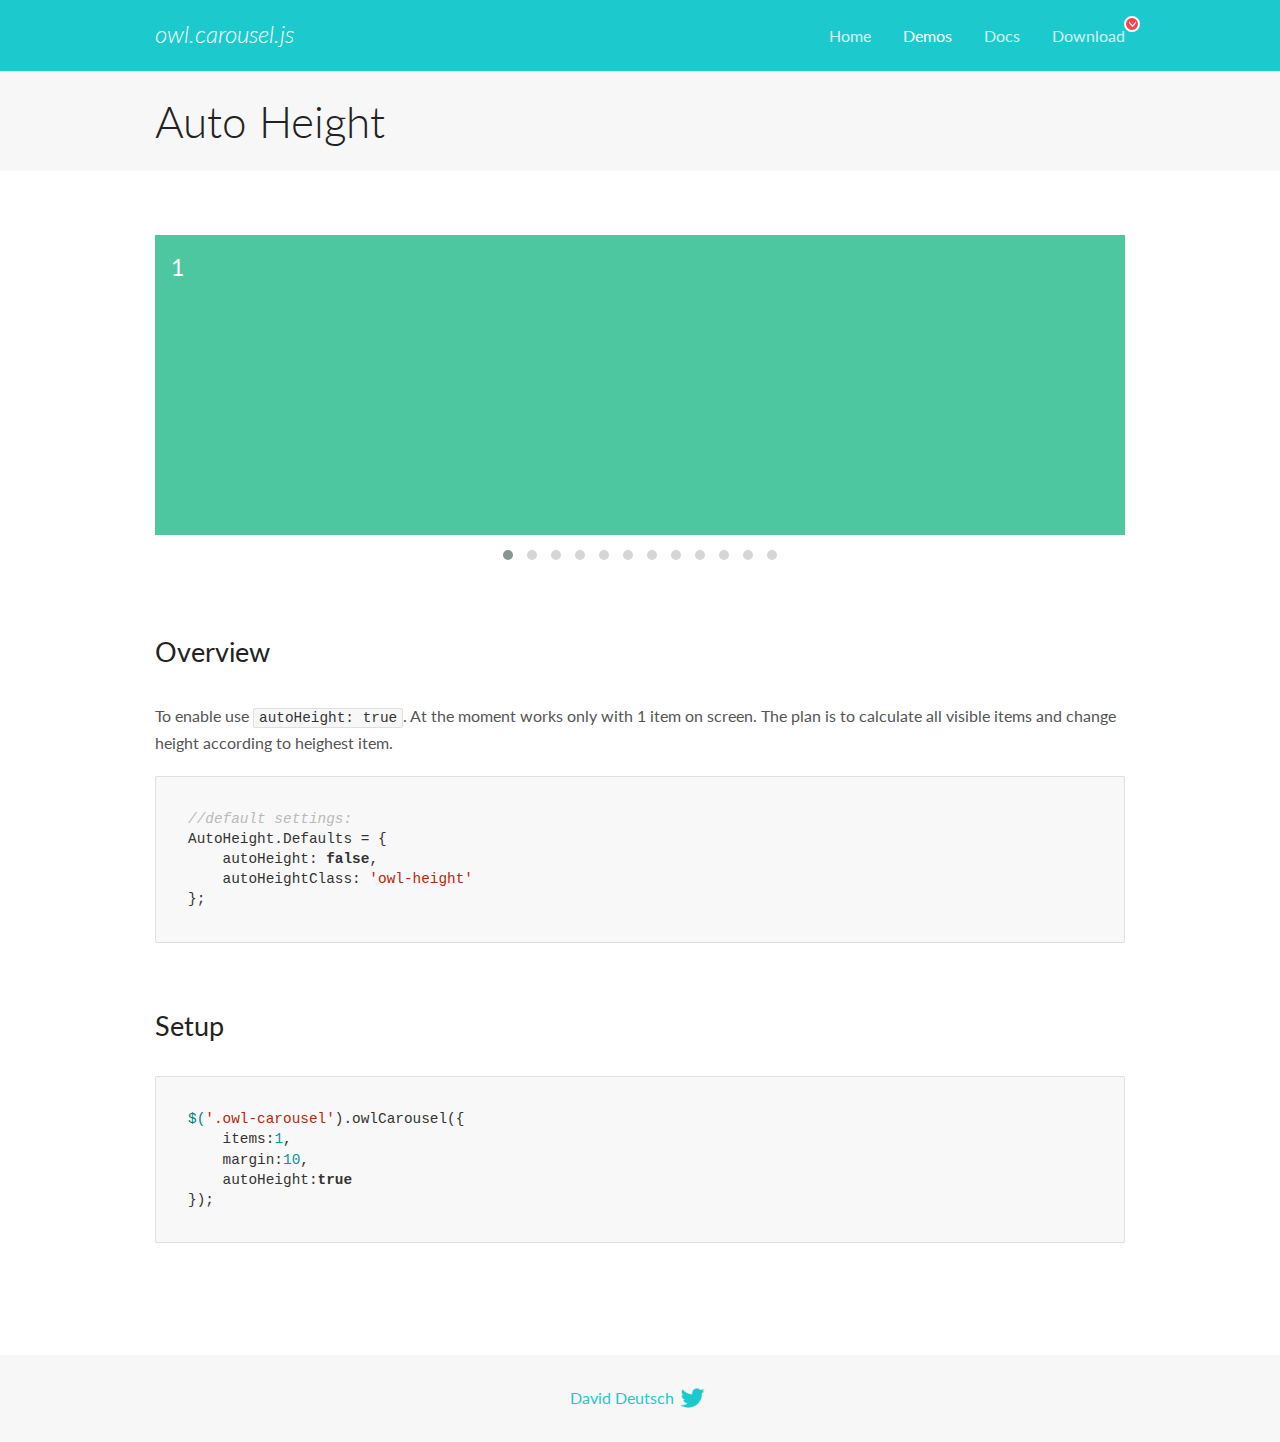
<file: vendor/carousel/OwlCarousel2-2.3.4/docs/demos/autoheight.html>
<!DOCTYPE html>
<html lang="en">
  <head>

    <!-- head -->
    <meta charset="utf-8">
    <meta name="msapplication-tap-highlight" content="no" />
    <meta name="viewport" content="width=device-width, initial-scale=1.0" />
    <meta name="description" content="autoHeight usage demo">
    <meta name="author" content="David Deutsch">
    <title>
      Auto Height Demo | Owl Carousel | 2.3.4
    </title>

    <!-- Stylesheets -->
    <link href='https://fonts.googleapis.com/css?family=Lato:300,400,700,400italic,300italic' rel='stylesheet' type='text/css'>
    <link rel="stylesheet" href="../assets/css/docs.theme.min.css">

    <!-- Owl Stylesheets -->
    <link rel="stylesheet" href="../assets/owlcarousel/assets/owl.carousel.min.css">
    <link rel="stylesheet" href="../assets/owlcarousel/assets/owl.theme.default.min.css">

    <!-- HTML5 shim and Respond.js IE8 support of HTML5 elements and media queries -->

    <!--[if lt IE 9]>
      <script src="https://oss.maxcdn.com/libs/html5shiv/3.7.0/html5shiv.js"></script>
      <script src="https://oss.maxcdn.com/libs/respond.js/1.3.0/respond.min.js"></script>
    <![endif]-->

    <!-- Favicons -->
    <link rel="apple-touch-icon-precomposed" sizes="144x144" href="../assets/ico/apple-touch-icon-144-precomposed.png">
    <link rel="shortcut icon" href="../assets/ico/favicon.png">
    <link rel="shortcut icon" href="favicon.ico">

    <!-- Yeah i know js should not be in header. Its required for demos.-->

    <!-- javascript -->
    <script src="../assets/vendors/jquery.min.js"></script>
    <script src="../assets/owlcarousel/owl.carousel.js"></script>
  </head>
  <body>

    <!-- header -->
    <header class="header">
      <div class="row">
        <div class="large-12 columns">
          <div class="brand left">
            <h3>
              <a href="/OwlCarousel2/">owl.carousel.js</a> 
            </h3>
          </div>
          <a id="toggle-nav" class="right">
            <span></span> <span></span> <span></span> 
          </a> 
          <div class="nav-bar">
            <ul class="clearfix">
              <li> <a href="/OwlCarousel2/index.html">Home</a>  </li>
              <li class="active">
                <a href="/OwlCarousel2/demos/demos.html">Demos</a> 
              </li>
              <li> <a href="/OwlCarousel2/docs/started-welcome.html">Docs</a>  </li>
              <li>
                <a href="https://github.com/OwlCarousel2/OwlCarousel2/archive/2.3.4.zip">Download</a> 
                <span class="download"></span> 
              </li>
            </ul>
          </div>
        </div>
      </div>
    </header>

    <!-- title -->
    <section class="title">
      <div class="row">
        <div class="large-12 columns">
          <h1>Auto Height</h1>
        </div>
      </div>
    </section>

    <!--  Demos -->
    <section id="demos">
      <div class="row">
        <div class="large-12 columns">
          <div class="owl-carousel owl-theme">
            <div class="item" style="height:300px">
              <h4>1</h4>
            </div>
            <div class="item" style="height:100px">
              <h4>2</h4>
            </div>
            <div class="item" style="height:500px">
              <h4>3</h4>
            </div>
            <div class="item" style="height:250px">
              <h4>4</h4>
            </div>
            <div class="item" style="height:400px">
              <h4>5</h4>
            </div>
            <div class="item" style="height:500px">
              <h4>6</h4>
            </div>
            <div class="item" style="height:600px">
              <h4>7</h4>
            </div>
            <div class="item" style="height:400px">
              <h4>8</h4>
            </div>
            <div class="item" style="height:300px">
              <h4>9</h4>
            </div>
            <div class="item" style="height:350px">
              <h4>10</h4>
            </div>
            <div class="item" style="height:200px">
              <h4>11</h4>
            </div>
            <div class="item" style="height:150px">
              <h4>12</h4>
            </div>
          </div>
          <h3 id="overview">Overview</h3>
          <p>To enable use <code>autoHeight: true</code>. At the moment works only with 1 item on screen. The plan is to calculate all visible items and change height according to heighest item.</p>
          <pre><code>//default settings:
AutoHeight.Defaults = {
    autoHeight: false,
    autoHeightClass: &#39;owl-height&#39;
};</code></pre>
          <h3 id="setup">Setup</h3>
          <pre><code>$(&#39;.owl-carousel&#39;).owlCarousel({
    items:1,
    margin:10,
    autoHeight:true
});</code></pre>
          <script>
            $(document).ready(function() {
              $('.owl-carousel').owlCarousel({
                items: 1,
                margin: 10,
                autoHeight: true
              });
            })
          </script>
        </div>
      </div>
    </section>

    <!-- footer -->
    <footer class="footer">
      <div class="row">
        <div class="large-12 columns">
          <h5>
            <a href="/OwlCarousel2/docs/support-contact.html">David Deutsch</a> 
            <a id="custom-tweet-button" href="https://twitter.com/share?url=https://github.com/OwlCarousel2/OwlCarousel2&text=Owl Carousel - This is so awesome! " target="_blank"></a> 
          </h5>
        </div>
      </div>
    </footer>

    <!-- vendors -->
    <script src="../assets/vendors/highlight.js"></script>
    <script src="../assets/js/app.js"></script>
  </body>
</html>
</file>
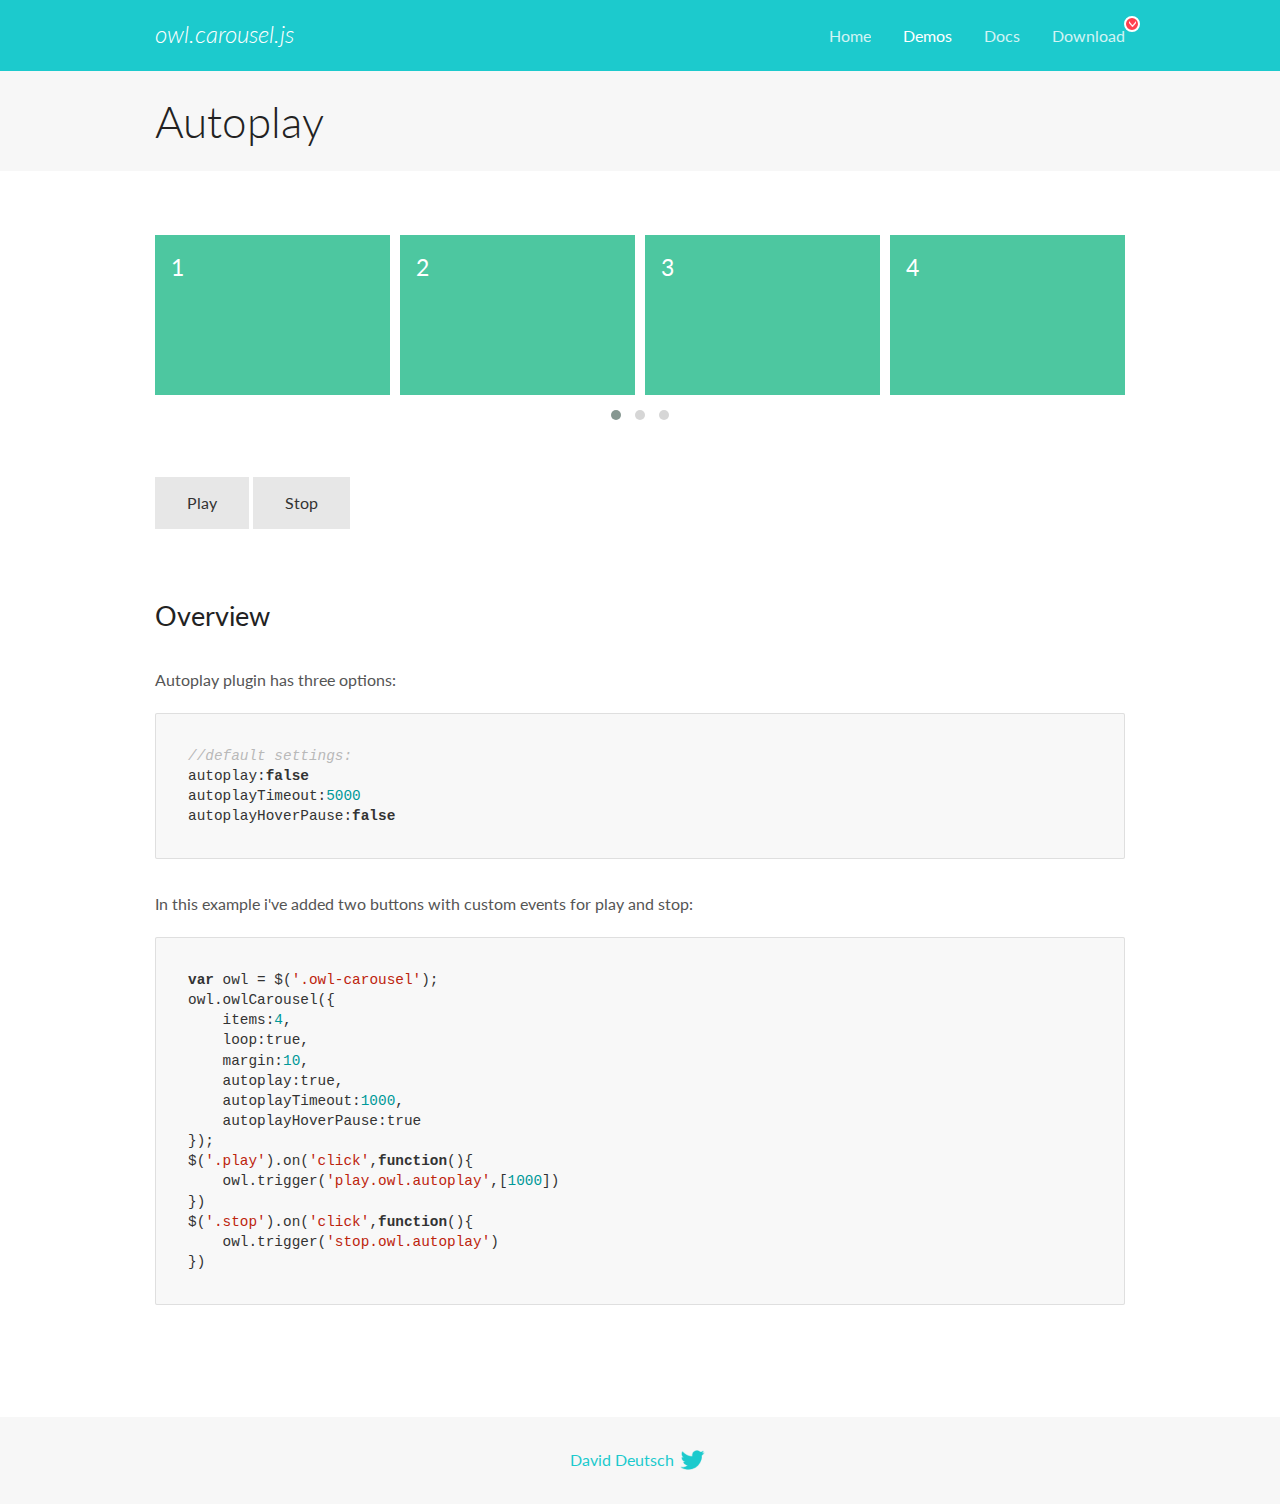
<file: vendor/carousel/OwlCarousel2-2.3.4/docs/demos/autoplay.html>
<!DOCTYPE html>
<html lang="en">
  <head>

    <!-- head -->
    <meta charset="utf-8">
    <meta name="msapplication-tap-highlight" content="no" />
    <meta name="viewport" content="width=device-width, initial-scale=1.0" />
    <meta name="description" content="Autoplay usage demo">
    <meta name="author" content="David Deutsch">
    <title>
      Autoplay Demo | Owl Carousel | 2.3.4
    </title>

    <!-- Stylesheets -->
    <link href='https://fonts.googleapis.com/css?family=Lato:300,400,700,400italic,300italic' rel='stylesheet' type='text/css'>
    <link rel="stylesheet" href="../assets/css/docs.theme.min.css">

    <!-- Owl Stylesheets -->
    <link rel="stylesheet" href="../assets/owlcarousel/assets/owl.carousel.min.css">
    <link rel="stylesheet" href="../assets/owlcarousel/assets/owl.theme.default.min.css">

    <!-- HTML5 shim and Respond.js IE8 support of HTML5 elements and media queries -->

    <!--[if lt IE 9]>
      <script src="https://oss.maxcdn.com/libs/html5shiv/3.7.0/html5shiv.js"></script>
      <script src="https://oss.maxcdn.com/libs/respond.js/1.3.0/respond.min.js"></script>
    <![endif]-->

    <!-- Favicons -->
    <link rel="apple-touch-icon-precomposed" sizes="144x144" href="../assets/ico/apple-touch-icon-144-precomposed.png">
    <link rel="shortcut icon" href="../assets/ico/favicon.png">
    <link rel="shortcut icon" href="favicon.ico">

    <!-- Yeah i know js should not be in header. Its required for demos.-->

    <!-- javascript -->
    <script src="../assets/vendors/jquery.min.js"></script>
    <script src="../assets/owlcarousel/owl.carousel.js"></script>
  </head>
  <body>

    <!-- header -->
    <header class="header">
      <div class="row">
        <div class="large-12 columns">
          <div class="brand left">
            <h3>
              <a href="/OwlCarousel2/">owl.carousel.js</a> 
            </h3>
          </div>
          <a id="toggle-nav" class="right">
            <span></span> <span></span> <span></span> 
          </a> 
          <div class="nav-bar">
            <ul class="clearfix">
              <li> <a href="/OwlCarousel2/index.html">Home</a>  </li>
              <li class="active">
                <a href="/OwlCarousel2/demos/demos.html">Demos</a> 
              </li>
              <li> <a href="/OwlCarousel2/docs/started-welcome.html">Docs</a>  </li>
              <li>
                <a href="https://github.com/OwlCarousel2/OwlCarousel2/archive/2.3.4.zip">Download</a> 
                <span class="download"></span> 
              </li>
            </ul>
          </div>
        </div>
      </div>
    </header>

    <!-- title -->
    <section class="title">
      <div class="row">
        <div class="large-12 columns">
          <h1>Autoplay</h1>
        </div>
      </div>
    </section>

    <!--  Demos -->
    <section id="demos">
      <div class="row">
        <div class="large-12 columns">
          <div class="owl-carousel owl-theme">
            <div class="item">
              <h4>1</h4>
            </div>
            <div class="item">
              <h4>2</h4>
            </div>
            <div class="item">
              <h4>3</h4>
            </div>
            <div class="item">
              <h4>4</h4>
            </div>
            <div class="item">
              <h4>5</h4>
            </div>
            <div class="item">
              <h4>6</h4>
            </div>
            <div class="item">
              <h4>7</h4>
            </div>
            <div class="item">
              <h4>8</h4>
            </div>
            <div class="item">
              <h4>9</h4>
            </div>
            <div class="item">
              <h4>10</h4>
            </div>
            <div class="item">
              <h4>11</h4>
            </div>
            <div class="item">
              <h4>12</h4>
            </div>
          </div>
          <a class="button secondary play">Play</a> 
          <a class="button secondary stop">Stop</a> 
          <h3 id="overview">Overview</h3>
          <p>Autoplay plugin has three options:</p>
          <pre><code>//default settings:
autoplay:false
autoplayTimeout:5000
autoplayHoverPause:false</code></pre>
          <p>In this example i&#39;ve added two buttons with custom events for play and stop:</p>
          <pre><code>var owl = $(&#39;.owl-carousel&#39;);
owl.owlCarousel({
    items:4,
    loop:true,
    margin:10,
    autoplay:true,
    autoplayTimeout:1000,
    autoplayHoverPause:true
});
$(&#39;.play&#39;).on(&#39;click&#39;,function(){
    owl.trigger(&#39;play.owl.autoplay&#39;,[1000])
})
$(&#39;.stop&#39;).on(&#39;click&#39;,function(){
    owl.trigger(&#39;stop.owl.autoplay&#39;)
})</code></pre>
          <script>
            $(document).ready(function() {
              var owl = $('.owl-carousel');
              owl.owlCarousel({
                items: 4,
                loop: true,
                margin: 10,
                autoplay: true,
                autoplayTimeout: 1000,
                autoplayHoverPause: true
              });
              $('.play').on('click', function() {
                owl.trigger('play.owl.autoplay', [1000])
              })
              $('.stop').on('click', function() {
                owl.trigger('stop.owl.autoplay')
              })
            })
          </script>
        </div>
      </div>
    </section>

    <!-- footer -->
    <footer class="footer">
      <div class="row">
        <div class="large-12 columns">
          <h5>
            <a href="/OwlCarousel2/docs/support-contact.html">David Deutsch</a> 
            <a id="custom-tweet-button" href="https://twitter.com/share?url=https://github.com/OwlCarousel2/OwlCarousel2&text=Owl Carousel - This is so awesome! " target="_blank"></a> 
          </h5>
        </div>
      </div>
    </footer>

    <!-- vendors -->
    <script src="../assets/vendors/highlight.js"></script>
    <script src="../assets/js/app.js"></script>
  </body>
</html>
</file>
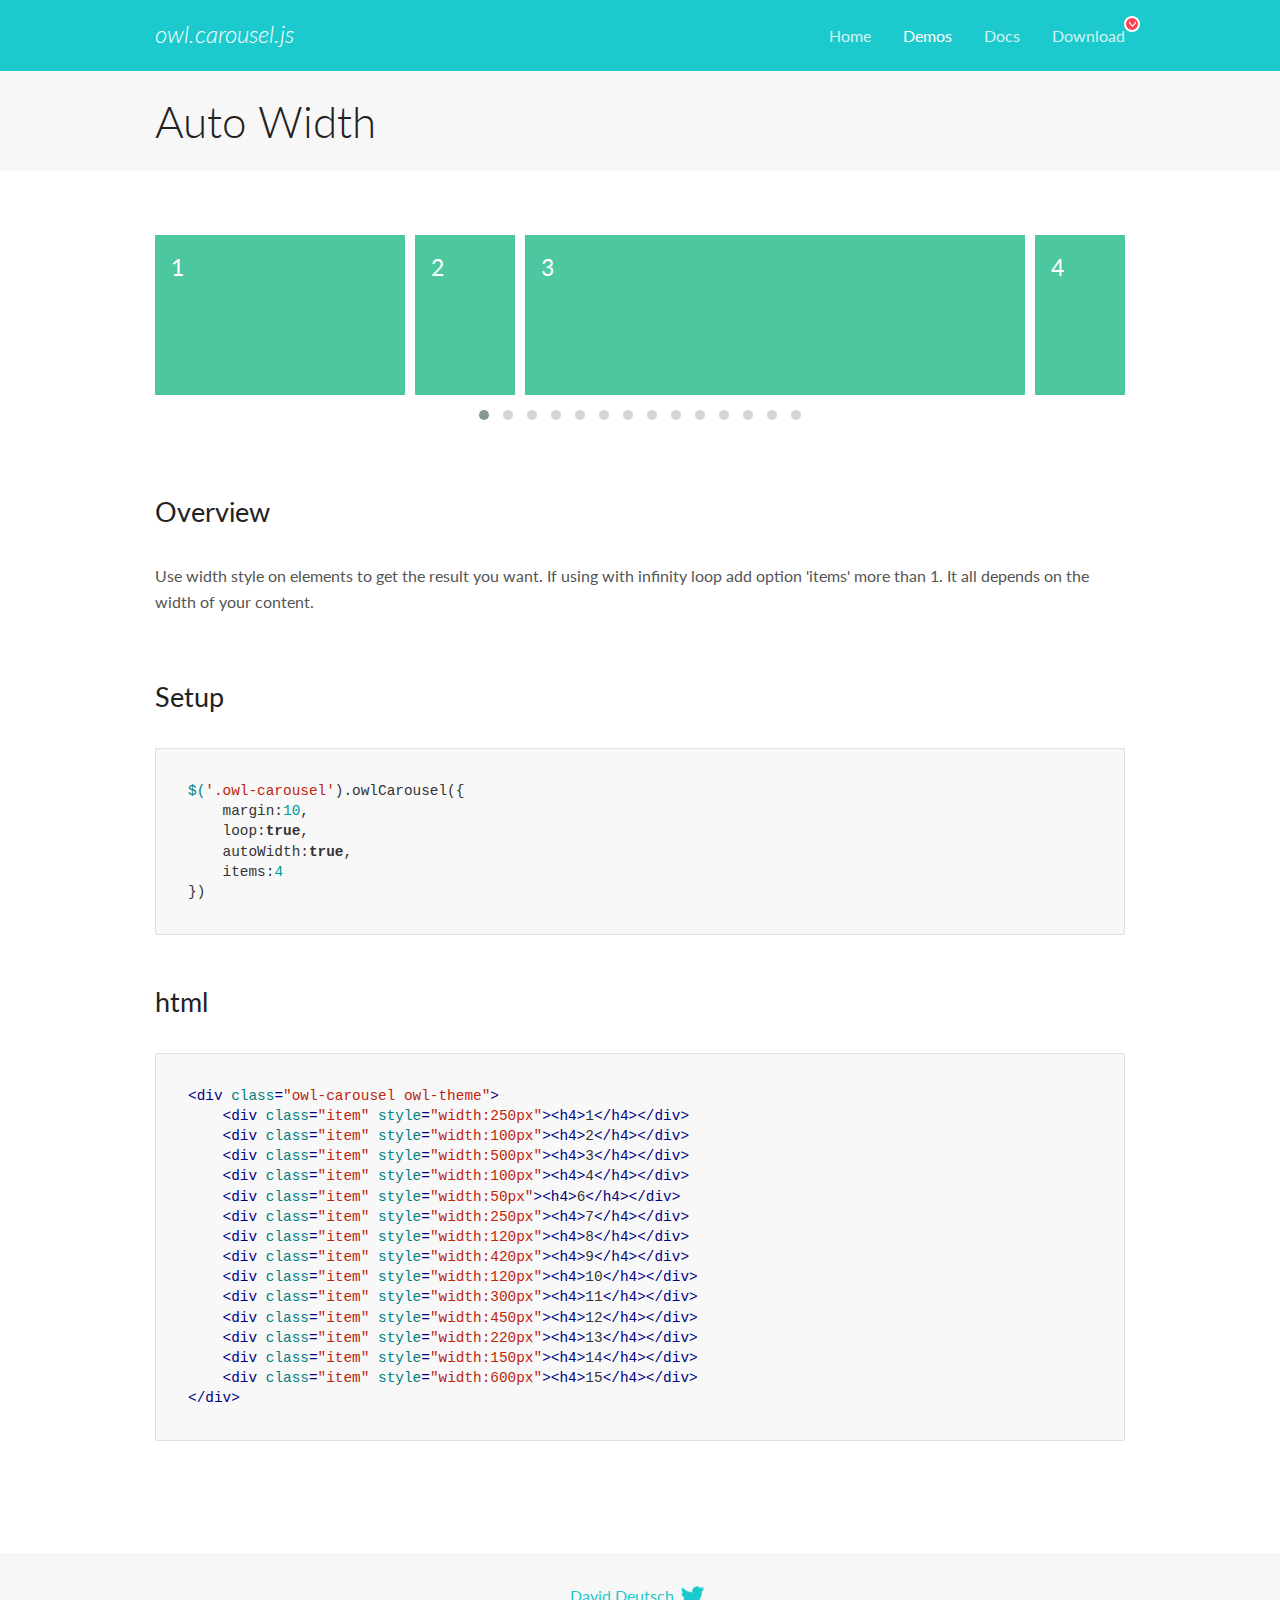
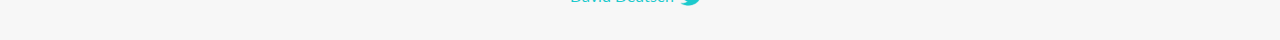
<file: vendor/carousel/OwlCarousel2-2.3.4/docs/demos/autowidth.html>
<!DOCTYPE html>
<html lang="en">
  <head>

    <!-- head -->
    <meta charset="utf-8">
    <meta name="msapplication-tap-highlight" content="no" />
    <meta name="viewport" content="width=device-width, initial-scale=1.0" />
    <meta name="description" content="Auto Width">
    <meta name="author" content="David Deutsch">
    <title>
      Auto Width Demo | Owl Carousel | 2.3.4
    </title>

    <!-- Stylesheets -->
    <link href='https://fonts.googleapis.com/css?family=Lato:300,400,700,400italic,300italic' rel='stylesheet' type='text/css'>
    <link rel="stylesheet" href="../assets/css/docs.theme.min.css">

    <!-- Owl Stylesheets -->
    <link rel="stylesheet" href="../assets/owlcarousel/assets/owl.carousel.min.css">
    <link rel="stylesheet" href="../assets/owlcarousel/assets/owl.theme.default.min.css">

    <!-- HTML5 shim and Respond.js IE8 support of HTML5 elements and media queries -->

    <!--[if lt IE 9]>
      <script src="https://oss.maxcdn.com/libs/html5shiv/3.7.0/html5shiv.js"></script>
      <script src="https://oss.maxcdn.com/libs/respond.js/1.3.0/respond.min.js"></script>
    <![endif]-->

    <!-- Favicons -->
    <link rel="apple-touch-icon-precomposed" sizes="144x144" href="../assets/ico/apple-touch-icon-144-precomposed.png">
    <link rel="shortcut icon" href="../assets/ico/favicon.png">
    <link rel="shortcut icon" href="favicon.ico">

    <!-- Yeah i know js should not be in header. Its required for demos.-->

    <!-- javascript -->
    <script src="../assets/vendors/jquery.min.js"></script>
    <script src="../assets/owlcarousel/owl.carousel.js"></script>
  </head>
  <body>

    <!-- header -->
    <header class="header">
      <div class="row">
        <div class="large-12 columns">
          <div class="brand left">
            <h3>
              <a href="/OwlCarousel2/">owl.carousel.js</a> 
            </h3>
          </div>
          <a id="toggle-nav" class="right">
            <span></span> <span></span> <span></span> 
          </a> 
          <div class="nav-bar">
            <ul class="clearfix">
              <li> <a href="/OwlCarousel2/index.html">Home</a>  </li>
              <li class="active">
                <a href="/OwlCarousel2/demos/demos.html">Demos</a> 
              </li>
              <li> <a href="/OwlCarousel2/docs/started-welcome.html">Docs</a>  </li>
              <li>
                <a href="https://github.com/OwlCarousel2/OwlCarousel2/archive/2.3.4.zip">Download</a> 
                <span class="download"></span> 
              </li>
            </ul>
          </div>
        </div>
      </div>
    </header>

    <!-- title -->
    <section class="title">
      <div class="row">
        <div class="large-12 columns">
          <h1>Auto Width</h1>
        </div>
      </div>
    </section>

    <!--  Demos -->
    <section id="demos">
      <div class="row">
        <div class="large-12 columns">
          <div class="owl-carousel owl-theme">
            <div class="item" style="width:250px">
              <h4>1</h4>
            </div>
            <div class="item" style="width:100px">
              <h4>2</h4>
            </div>
            <div class="item" style="width:500px">
              <h4>3</h4>
            </div>
            <div class="item" style="width:100px">
              <h4>4</h4>
            </div>
            <div class="item" style="width:50px">
              <h4>6</h4>
            </div>
            <div class="item" style="width:250px">
              <h4>7</h4>
            </div>
            <div class="item" style="width:120px">
              <h4>8</h4>
            </div>
            <div class="item" style="width:420px">
              <h4>9</h4>
            </div>
            <div class="item" style="width:120px">
              <h4>10</h4>
            </div>
            <div class="item" style="width:300px">
              <h4>11</h4>
            </div>
            <div class="item" style="width:450px">
              <h4>12</h4>
            </div>
            <div class="item" style="width:220px">
              <h4>13</h4>
            </div>
            <div class="item" style="width:150px">
              <h4>14</h4>
            </div>
            <div class="item" style="width:600px">
              <h4>15</h4>
            </div>
          </div>
          <h3 id="overview">Overview</h3>
          <p>Use width style on elements to get the result you want. If using with infinity loop add option &#39;items&#39; more than 1. It all depends on the width of your content.</p>
          <h3 id="setup">Setup</h3>
          <pre><code>$(&#39;.owl-carousel&#39;).owlCarousel({
    margin:10,
    loop:true,
    autoWidth:true,
    items:4
})</code></pre>
          <h3 id="html">html</h3>
          <pre><code>&lt;div class=&quot;owl-carousel owl-theme&quot;&gt;
    &lt;div class=&quot;item&quot; style=&quot;width:250px&quot;&gt;&lt;h4&gt;1&lt;/h4&gt;&lt;/div&gt;
    &lt;div class=&quot;item&quot; style=&quot;width:100px&quot;&gt;&lt;h4&gt;2&lt;/h4&gt;&lt;/div&gt;
    &lt;div class=&quot;item&quot; style=&quot;width:500px&quot;&gt;&lt;h4&gt;3&lt;/h4&gt;&lt;/div&gt;
    &lt;div class=&quot;item&quot; style=&quot;width:100px&quot;&gt;&lt;h4&gt;4&lt;/h4&gt;&lt;/div&gt;
    &lt;div class=&quot;item&quot; style=&quot;width:50px&quot;&gt;&lt;h4&gt;6&lt;/h4&gt;&lt;/div&gt;
    &lt;div class=&quot;item&quot; style=&quot;width:250px&quot;&gt;&lt;h4&gt;7&lt;/h4&gt;&lt;/div&gt;
    &lt;div class=&quot;item&quot; style=&quot;width:120px&quot;&gt;&lt;h4&gt;8&lt;/h4&gt;&lt;/div&gt;
    &lt;div class=&quot;item&quot; style=&quot;width:420px&quot;&gt;&lt;h4&gt;9&lt;/h4&gt;&lt;/div&gt;
    &lt;div class=&quot;item&quot; style=&quot;width:120px&quot;&gt;&lt;h4&gt;10&lt;/h4&gt;&lt;/div&gt;
    &lt;div class=&quot;item&quot; style=&quot;width:300px&quot;&gt;&lt;h4&gt;11&lt;/h4&gt;&lt;/div&gt;
    &lt;div class=&quot;item&quot; style=&quot;width:450px&quot;&gt;&lt;h4&gt;12&lt;/h4&gt;&lt;/div&gt;
    &lt;div class=&quot;item&quot; style=&quot;width:220px&quot;&gt;&lt;h4&gt;13&lt;/h4&gt;&lt;/div&gt;
    &lt;div class=&quot;item&quot; style=&quot;width:150px&quot;&gt;&lt;h4&gt;14&lt;/h4&gt;&lt;/div&gt;
    &lt;div class=&quot;item&quot; style=&quot;width:600px&quot;&gt;&lt;h4&gt;15&lt;/h4&gt;&lt;/div&gt;
&lt;/div&gt;</code></pre>
          <script>
            $(document).ready(function() {
              $('.owl-carousel').owlCarousel({
                margin: 10,
                loop: true,
                autoWidth: true,
                items: 4
              })
            })
          </script>
        </div>
      </div>
    </section>

    <!-- footer -->
    <footer class="footer">
      <div class="row">
        <div class="large-12 columns">
          <h5>
            <a href="/OwlCarousel2/docs/support-contact.html">David Deutsch</a> 
            <a id="custom-tweet-button" href="https://twitter.com/share?url=https://github.com/OwlCarousel2/OwlCarousel2&text=Owl Carousel - This is so awesome! " target="_blank"></a> 
          </h5>
        </div>
      </div>
    </footer>

    <!-- vendors -->
    <script src="../assets/vendors/highlight.js"></script>
    <script src="../assets/js/app.js"></script>
  </body>
</html>
</file>
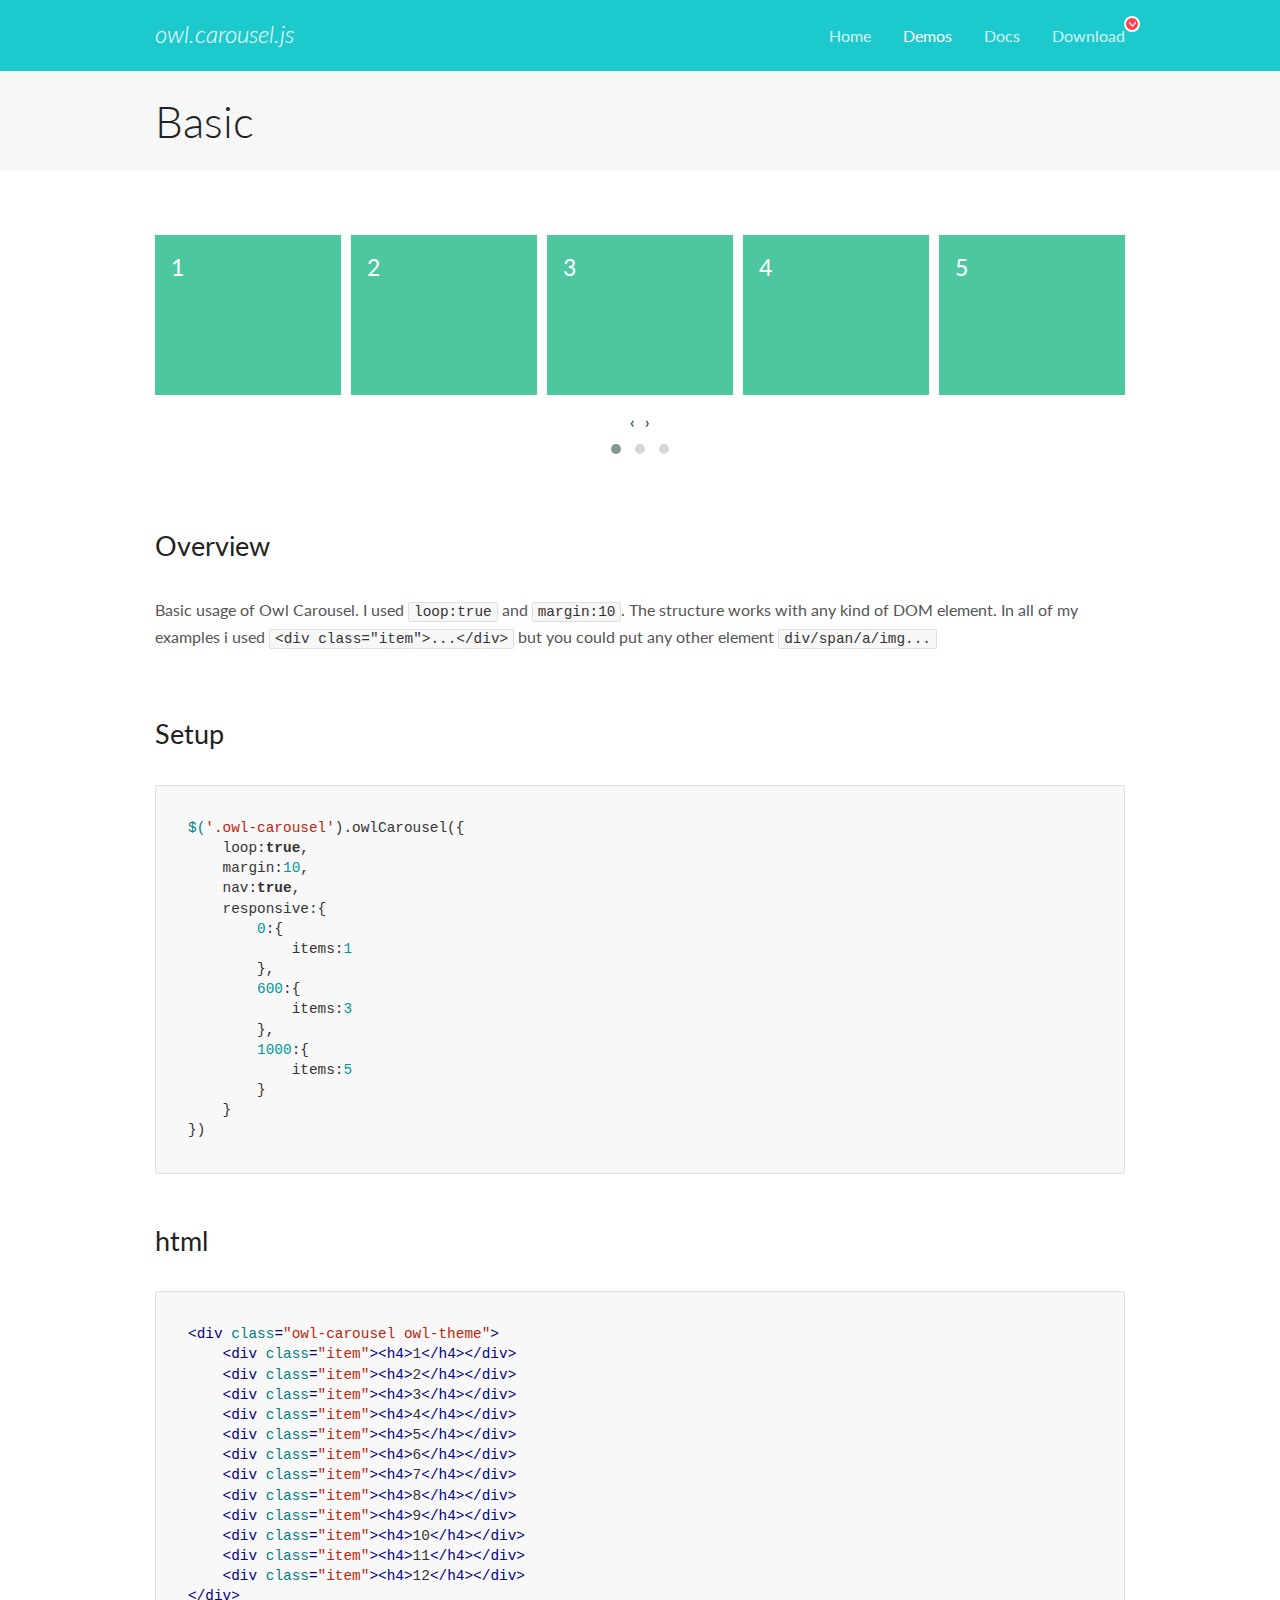
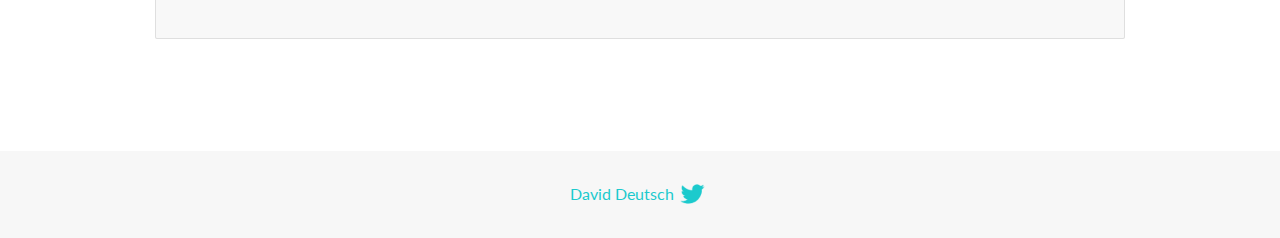
<file: vendor/carousel/OwlCarousel2-2.3.4/docs/demos/basic.html>
<!DOCTYPE html>
<html lang="en">
  <head>

    <!-- head -->
    <meta charset="utf-8">
    <meta name="msapplication-tap-highlight" content="no" />
    <meta name="viewport" content="width=device-width, initial-scale=1.0" />
    <meta name="description" content="Basic usage demo">
    <meta name="author" content="David Deutsch">
    <title>
      Basic Demo | Owl Carousel | 2.3.4
    </title>

    <!-- Stylesheets -->
    <link href='https://fonts.googleapis.com/css?family=Lato:300,400,700,400italic,300italic' rel='stylesheet' type='text/css'>
    <link rel="stylesheet" href="../assets/css/docs.theme.min.css">

    <!-- Owl Stylesheets -->
    <link rel="stylesheet" href="../assets/owlcarousel/assets/owl.carousel.min.css">
    <link rel="stylesheet" href="../assets/owlcarousel/assets/owl.theme.default.min.css">

    <!-- HTML5 shim and Respond.js IE8 support of HTML5 elements and media queries -->

    <!--[if lt IE 9]>
      <script src="https://oss.maxcdn.com/libs/html5shiv/3.7.0/html5shiv.js"></script>
      <script src="https://oss.maxcdn.com/libs/respond.js/1.3.0/respond.min.js"></script>
    <![endif]-->

    <!-- Favicons -->
    <link rel="apple-touch-icon-precomposed" sizes="144x144" href="../assets/ico/apple-touch-icon-144-precomposed.png">
    <link rel="shortcut icon" href="../assets/ico/favicon.png">
    <link rel="shortcut icon" href="favicon.ico">

    <!-- Yeah i know js should not be in header. Its required for demos.-->

    <!-- javascript -->
    <script src="../assets/vendors/jquery.min.js"></script>
    <script src="../assets/owlcarousel/owl.carousel.js"></script>
  </head>
  <body>

    <!-- header -->
    <header class="header">
      <div class="row">
        <div class="large-12 columns">
          <div class="brand left">
            <h3>
              <a href="/OwlCarousel2/">owl.carousel.js</a> 
            </h3>
          </div>
          <a id="toggle-nav" class="right">
            <span></span> <span></span> <span></span> 
          </a> 
          <div class="nav-bar">
            <ul class="clearfix">
              <li> <a href="/OwlCarousel2/index.html">Home</a>  </li>
              <li class="active">
                <a href="/OwlCarousel2/demos/demos.html">Demos</a> 
              </li>
              <li> <a href="/OwlCarousel2/docs/started-welcome.html">Docs</a>  </li>
              <li>
                <a href="https://github.com/OwlCarousel2/OwlCarousel2/archive/2.3.4.zip">Download</a> 
                <span class="download"></span> 
              </li>
            </ul>
          </div>
        </div>
      </div>
    </header>

    <!-- title -->
    <section class="title">
      <div class="row">
        <div class="large-12 columns">
          <h1>Basic</h1>
        </div>
      </div>
    </section>

    <!--  Demos -->
    <section id="demos">
      <div class="row">
        <div class="large-12 columns">
          <div class="owl-carousel owl-theme">
            <div class="item">
              <h4>1</h4>
            </div>
            <div class="item">
              <h4>2</h4>
            </div>
            <div class="item">
              <h4>3</h4>
            </div>
            <div class="item">
              <h4>4</h4>
            </div>
            <div class="item">
              <h4>5</h4>
            </div>
            <div class="item">
              <h4>6</h4>
            </div>
            <div class="item">
              <h4>7</h4>
            </div>
            <div class="item">
              <h4>8</h4>
            </div>
            <div class="item">
              <h4>9</h4>
            </div>
            <div class="item">
              <h4>10</h4>
            </div>
            <div class="item">
              <h4>11</h4>
            </div>
            <div class="item">
              <h4>12</h4>
            </div>
          </div>
          <h3 id="overview">Overview</h3>
          <p>Basic usage of Owl Carousel. I used <code>loop:true</code> and <code>margin:10</code>. The structure works with any kind of DOM element. In all of my examples i used <code>&lt;div class=&quot;item&quot;&gt;...&lt;/div&gt;</code> but you could
            put any other element <code>div/span/a/img...</code></p>
          <h3 id="setup">Setup</h3>
          <pre><code>$(&#39;.owl-carousel&#39;).owlCarousel({
    loop:true,
    margin:10,
    nav:true,
    responsive:{
        0:{
            items:1
        },
        600:{
            items:3
        },
        1000:{
            items:5
        }
    }
})</code></pre>
          <h3 id="html">html</h3>
          <pre><code>&lt;div class=&quot;owl-carousel owl-theme&quot;&gt;
    &lt;div class=&quot;item&quot;&gt;&lt;h4&gt;1&lt;/h4&gt;&lt;/div&gt;
    &lt;div class=&quot;item&quot;&gt;&lt;h4&gt;2&lt;/h4&gt;&lt;/div&gt;
    &lt;div class=&quot;item&quot;&gt;&lt;h4&gt;3&lt;/h4&gt;&lt;/div&gt;
    &lt;div class=&quot;item&quot;&gt;&lt;h4&gt;4&lt;/h4&gt;&lt;/div&gt;
    &lt;div class=&quot;item&quot;&gt;&lt;h4&gt;5&lt;/h4&gt;&lt;/div&gt;
    &lt;div class=&quot;item&quot;&gt;&lt;h4&gt;6&lt;/h4&gt;&lt;/div&gt;
    &lt;div class=&quot;item&quot;&gt;&lt;h4&gt;7&lt;/h4&gt;&lt;/div&gt;
    &lt;div class=&quot;item&quot;&gt;&lt;h4&gt;8&lt;/h4&gt;&lt;/div&gt;
    &lt;div class=&quot;item&quot;&gt;&lt;h4&gt;9&lt;/h4&gt;&lt;/div&gt;
    &lt;div class=&quot;item&quot;&gt;&lt;h4&gt;10&lt;/h4&gt;&lt;/div&gt;
    &lt;div class=&quot;item&quot;&gt;&lt;h4&gt;11&lt;/h4&gt;&lt;/div&gt;
    &lt;div class=&quot;item&quot;&gt;&lt;h4&gt;12&lt;/h4&gt;&lt;/div&gt;
&lt;/div&gt;</code></pre>
          <script>
            $(document).ready(function() {
              var owl = $('.owl-carousel');
              owl.owlCarousel({
                margin: 10,
                nav: true,
                loop: true,
                responsive: {
                  0: {
                    items: 1
                  },
                  600: {
                    items: 3
                  },
                  1000: {
                    items: 5
                  }
                }
              })
            })
          </script>
        </div>
      </div>
    </section>

    <!-- footer -->
    <footer class="footer">
      <div class="row">
        <div class="large-12 columns">
          <h5>
            <a href="/OwlCarousel2/docs/support-contact.html">David Deutsch</a> 
            <a id="custom-tweet-button" href="https://twitter.com/share?url=https://github.com/OwlCarousel2/OwlCarousel2&text=Owl Carousel - This is so awesome! " target="_blank"></a> 
          </h5>
        </div>
      </div>
    </footer>

    <!-- vendors -->
    <script src="../assets/vendors/highlight.js"></script>
    <script src="../assets/js/app.js"></script>
  </body>
</html>
</file>
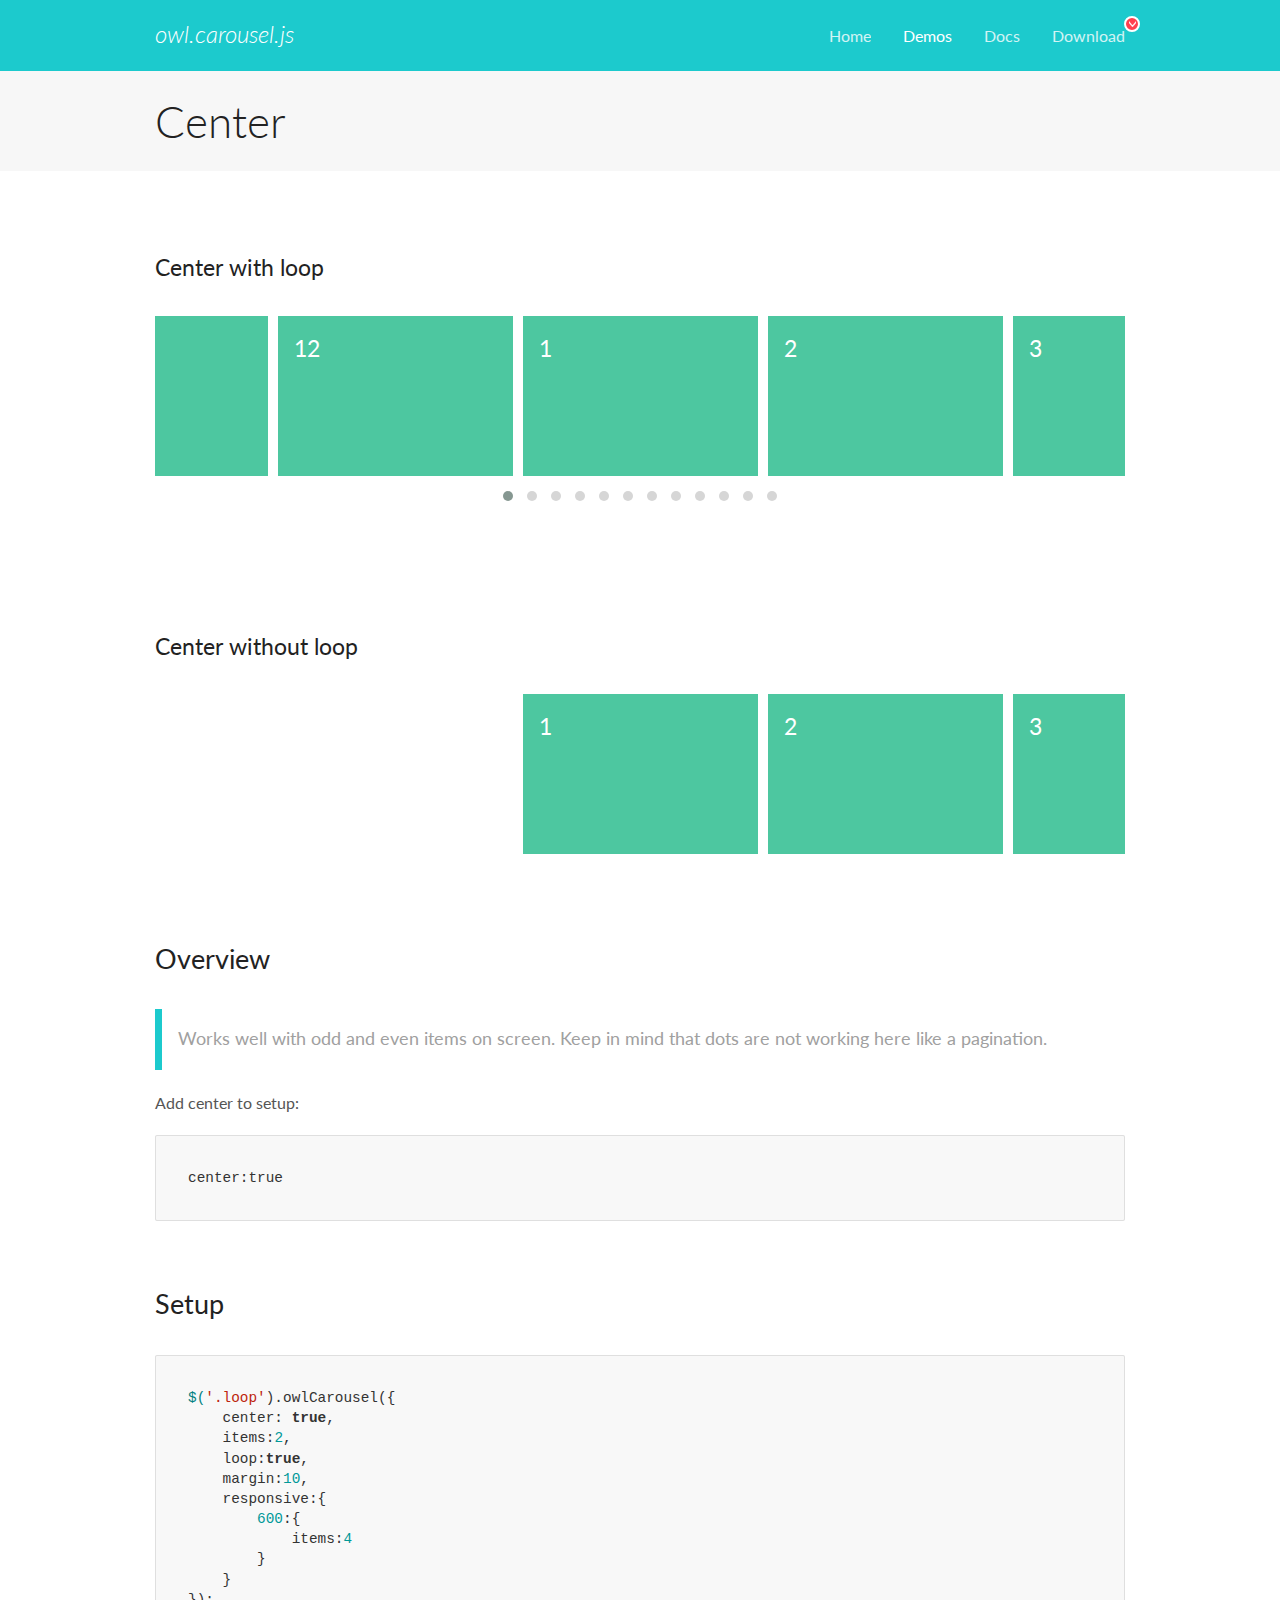
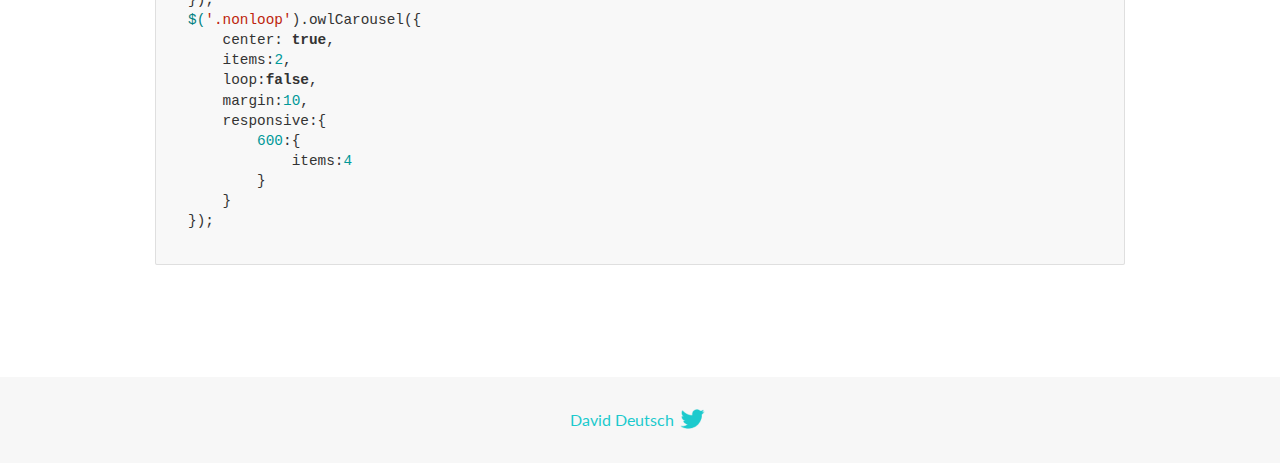
<file: vendor/carousel/OwlCarousel2-2.3.4/docs/demos/center.html>
<!DOCTYPE html>
<html lang="en">
  <head>

    <!-- head -->
    <meta charset="utf-8">
    <meta name="msapplication-tap-highlight" content="no" />
    <meta name="viewport" content="width=device-width, initial-scale=1.0" />
    <meta name="description" content="Center carousel">
    <meta name="author" content="David Deutsch">
    <title>
      Center Demo | Owl Carousel | 2.3.4
    </title>

    <!-- Stylesheets -->
    <link href='https://fonts.googleapis.com/css?family=Lato:300,400,700,400italic,300italic' rel='stylesheet' type='text/css'>
    <link rel="stylesheet" href="../assets/css/docs.theme.min.css">

    <!-- Owl Stylesheets -->
    <link rel="stylesheet" href="../assets/owlcarousel/assets/owl.carousel.min.css">
    <link rel="stylesheet" href="../assets/owlcarousel/assets/owl.theme.default.min.css">

    <!-- HTML5 shim and Respond.js IE8 support of HTML5 elements and media queries -->

    <!--[if lt IE 9]>
      <script src="https://oss.maxcdn.com/libs/html5shiv/3.7.0/html5shiv.js"></script>
      <script src="https://oss.maxcdn.com/libs/respond.js/1.3.0/respond.min.js"></script>
    <![endif]-->

    <!-- Favicons -->
    <link rel="apple-touch-icon-precomposed" sizes="144x144" href="../assets/ico/apple-touch-icon-144-precomposed.png">
    <link rel="shortcut icon" href="../assets/ico/favicon.png">
    <link rel="shortcut icon" href="favicon.ico">

    <!-- Yeah i know js should not be in header. Its required for demos.-->

    <!-- javascript -->
    <script src="../assets/vendors/jquery.min.js"></script>
    <script src="../assets/owlcarousel/owl.carousel.js"></script>
  </head>
  <body>

    <!-- header -->
    <header class="header">
      <div class="row">
        <div class="large-12 columns">
          <div class="brand left">
            <h3>
              <a href="/OwlCarousel2/">owl.carousel.js</a> 
            </h3>
          </div>
          <a id="toggle-nav" class="right">
            <span></span> <span></span> <span></span> 
          </a> 
          <div class="nav-bar">
            <ul class="clearfix">
              <li> <a href="/OwlCarousel2/index.html">Home</a>  </li>
              <li class="active">
                <a href="/OwlCarousel2/demos/demos.html">Demos</a> 
              </li>
              <li> <a href="/OwlCarousel2/docs/started-welcome.html">Docs</a>  </li>
              <li>
                <a href="https://github.com/OwlCarousel2/OwlCarousel2/archive/2.3.4.zip">Download</a> 
                <span class="download"></span> 
              </li>
            </ul>
          </div>
        </div>
      </div>
    </header>

    <!-- title -->
    <section class="title">
      <div class="row">
        <div class="large-12 columns">
          <h1>Center</h1>
        </div>
      </div>
    </section>

    <!--  Demos -->
    <section id="demos">
      <div class="row">
        <div class="large-12 columns">
          <h4 id="center-with-loop">Center with loop</h4>
          <div class="loop owl-carousel owl-theme">
            <div class="item">
              <h4>1</h4>
            </div>
            <div class="item">
              <h4>2</h4>
            </div>
            <div class="item">
              <h4>3</h4>
            </div>
            <div class="item">
              <h4>4</h4>
            </div>
            <div class="item">
              <h4>5</h4>
            </div>
            <div class="item">
              <h4>6</h4>
            </div>
            <div class="item">
              <h4>7</h4>
            </div>
            <div class="item">
              <h4>8</h4>
            </div>
            <div class="item">
              <h4>9</h4>
            </div>
            <div class="item">
              <h4>10</h4>
            </div>
            <div class="item">
              <h4>11</h4>
            </div>
            <div class="item">
              <h4>12</h4>
            </div>
          </div>
          <br>
          <h4 id="center-without-loop">Center without loop</h4>
          <div class="nonloop owl-carousel">
            <div class="item">
              <h4>1</h4>
            </div>
            <div class="item">
              <h4>2</h4>
            </div>
            <div class="item">
              <h4>3</h4>
            </div>
            <div class="item">
              <h4>4</h4>
            </div>
            <div class="item">
              <h4>5</h4>
            </div>
            <div class="item">
              <h4>6</h4>
            </div>
            <div class="item">
              <h4>7</h4>
            </div>
            <div class="item">
              <h4>8</h4>
            </div>
            <div class="item">
              <h4>9</h4>
            </div>
            <div class="item">
              <h4>10</h4>
            </div>
            <div class="item">
              <h4>11</h4>
            </div>
            <div class="item">
              <h4>12</h4>
            </div>
          </div>
          <h3 id="overview">Overview</h3>
          <blockquote>
            <p>Works well with odd and even items on screen. Keep in mind that dots are not working here like a pagination.</p>
          </blockquote>
          <p>Add center to setup:</p>
          <pre><code>center:true</code></pre>
          <h3 id="setup">Setup</h3>
          <pre><code>$(&#39;.loop&#39;).owlCarousel({
    center: true,
    items:2,
    loop:true,
    margin:10,
    responsive:{
        600:{
            items:4
        }
    }
});
$(&#39;.nonloop&#39;).owlCarousel({
    center: true,
    items:2,
    loop:false,
    margin:10,
    responsive:{
        600:{
            items:4
        }
    }
});</code></pre>
          <script>
            jQuery(document).ready(function($) {
              $('.loop').owlCarousel({
                center: true,
                items: 2,
                loop: true,
                margin: 10,
                responsive: {
                  600: {
                    items: 4
                  }
                }
              });
              $('.nonloop').owlCarousel({
                center: true,
                items: 2,
                loop: false,
                margin: 10,
                responsive: {
                  600: {
                    items: 4
                  }
                }
              });
            });
          </script>
        </div>
      </div>
    </section>

    <!-- footer -->
    <footer class="footer">
      <div class="row">
        <div class="large-12 columns">
          <h5>
            <a href="/OwlCarousel2/docs/support-contact.html">David Deutsch</a> 
            <a id="custom-tweet-button" href="https://twitter.com/share?url=https://github.com/OwlCarousel2/OwlCarousel2&text=Owl Carousel - This is so awesome! " target="_blank"></a> 
          </h5>
        </div>
      </div>
    </footer>

    <!-- vendors -->
    <script src="../assets/vendors/highlight.js"></script>
    <script src="../assets/js/app.js"></script>
  </body>
</html>
</file>
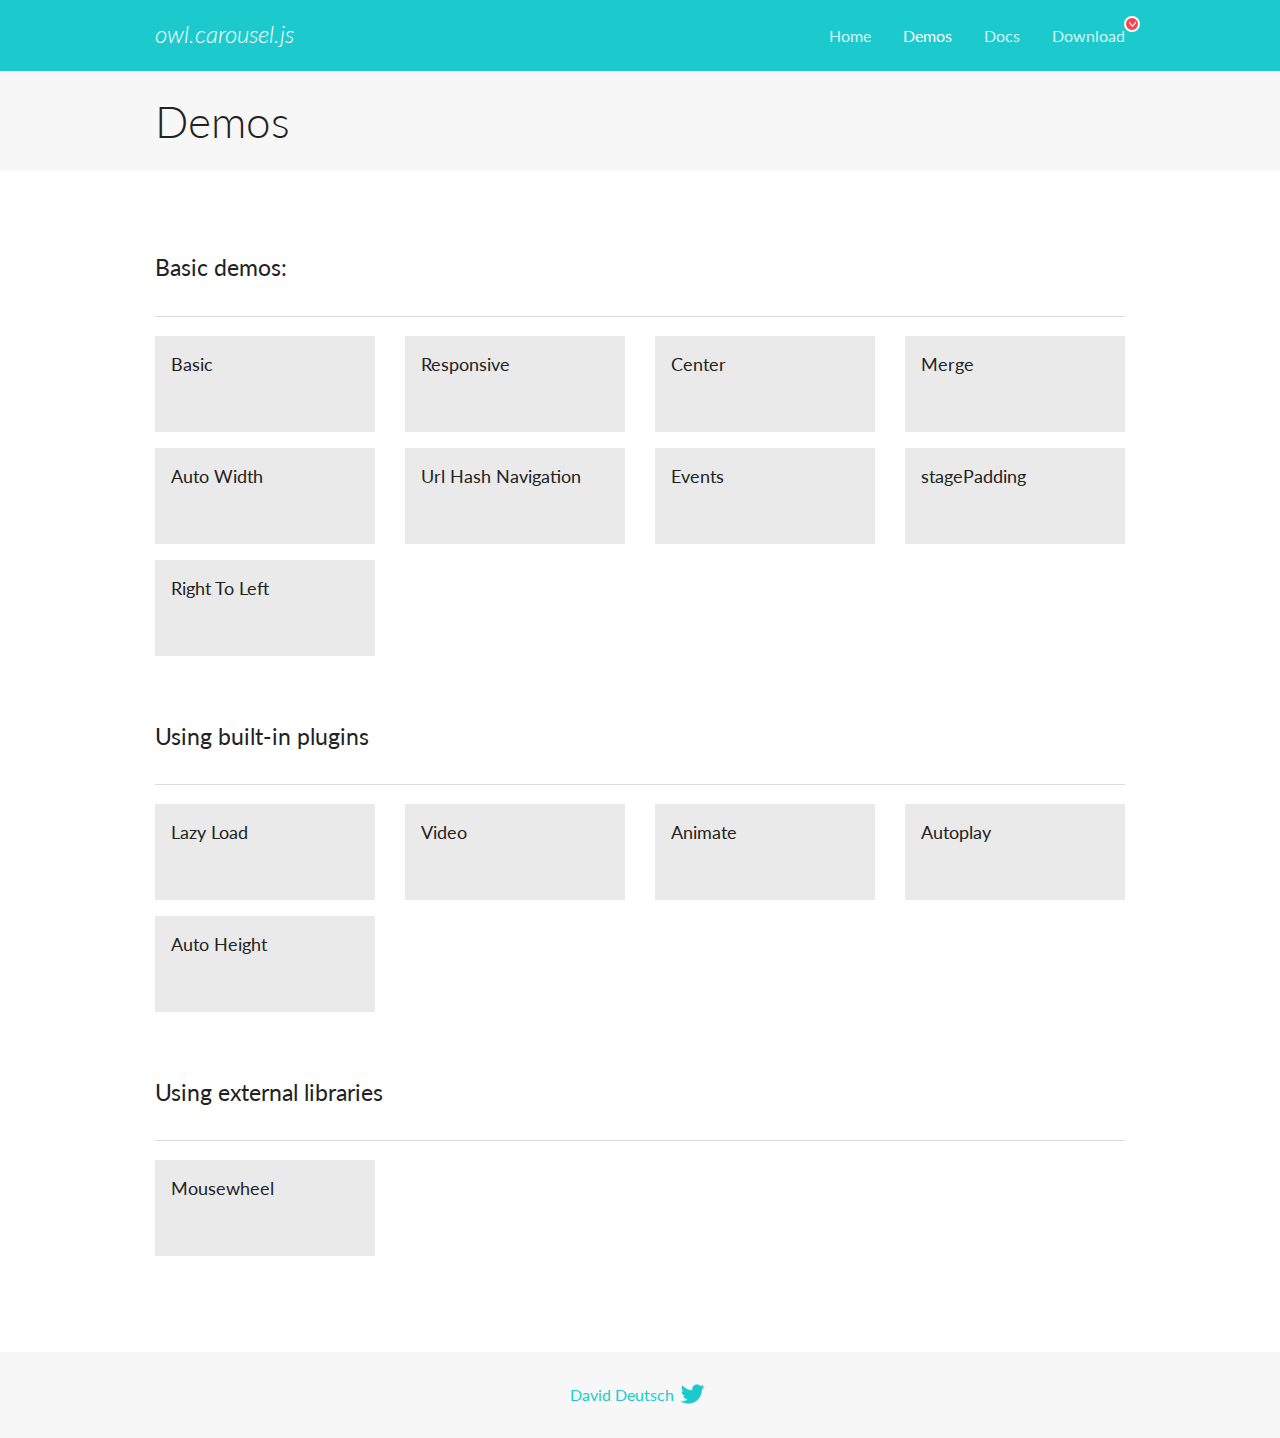
<file: vendor/carousel/OwlCarousel2-2.3.4/docs/demos/demos.html>
<!DOCTYPE html>
<html lang="en">
  <head>

    <!-- head -->
    <meta charset="utf-8">
    <meta name="msapplication-tap-highlight" content="no" />
    <meta name="viewport" content="width=device-width, initial-scale=1.0" />
    <meta name="description" content="A list of Owl Carousel examples.">
    <meta name="author" content="David Deutsch">
    <title>
      Demos | Owl Carousel | 2.3.4
    </title>

    <!-- Stylesheets -->
    <link href='https://fonts.googleapis.com/css?family=Lato:300,400,700,400italic,300italic' rel='stylesheet' type='text/css'>
    <link rel="stylesheet" href="../assets/css/docs.theme.min.css">

    <!-- Owl Stylesheets -->
    <link rel="stylesheet" href="../assets/owlcarousel/assets/owl.carousel.min.css">
    <link rel="stylesheet" href="../assets/owlcarousel/assets/owl.theme.default.min.css">

    <!-- HTML5 shim and Respond.js IE8 support of HTML5 elements and media queries -->

    <!--[if lt IE 9]>
      <script src="https://oss.maxcdn.com/libs/html5shiv/3.7.0/html5shiv.js"></script>
      <script src="https://oss.maxcdn.com/libs/respond.js/1.3.0/respond.min.js"></script>
    <![endif]-->

    <!-- Favicons -->
    <link rel="apple-touch-icon-precomposed" sizes="144x144" href="../assets/ico/apple-touch-icon-144-precomposed.png">
    <link rel="shortcut icon" href="../assets/ico/favicon.png">
    <link rel="shortcut icon" href="favicon.ico">

    <!-- Yeah i know js should not be in header. Its required for demos.-->

    <!-- javascript -->
    <script src="../assets/vendors/jquery.min.js"></script>
    <script src="../assets/owlcarousel/owl.carousel.js"></script>
  </head>
  <body>

    <!-- header -->
    <header class="header">
      <div class="row">
        <div class="large-12 columns">
          <div class="brand left">
            <h3>
              <a href="/OwlCarousel2/">owl.carousel.js</a> 
            </h3>
          </div>
          <a id="toggle-nav" class="right">
            <span></span> <span></span> <span></span> 
          </a> 
          <div class="nav-bar">
            <ul class="clearfix">
              <li> <a href="/OwlCarousel2/index.html">Home</a>  </li>
              <li class="active">
                <a href="/OwlCarousel2/demos/demos.html">Demos</a> 
              </li>
              <li> <a href="/OwlCarousel2/docs/started-welcome.html">Docs</a>  </li>
              <li>
                <a href="https://github.com/OwlCarousel2/OwlCarousel2/archive/2.3.4.zip">Download</a> 
                <span class="download"></span> 
              </li>
            </ul>
          </div>
        </div>
      </div>
    </header>

    <!-- title -->
    <section class="title">
      <div class="row">
        <div class="large-12 columns">
          <h1>Demos</h1>
        </div>
      </div>
    </section>

    <!--  Demos -->
    <section id="demos">
      <div class="row">
        <div class="large-12 columns">
          <h4 id="basic-demos-">Basic demos:</h4>
          <hr>
          <div class="demo-list">
            <div class="row">
              <div class="small-6 medium-4 large-3 columns">
                <a href="basic.html" class="demo-block">
                  <h5>Basic </h5>
                </a> 
              </div>
              <div class="small-6 medium-4 large-3 columns">
                <a href="responsive.html" class="demo-block">
                  <h5>Responsive </h5>
                </a> 
              </div>
              <div class="small-6 medium-4 large-3 columns">
                <a href="center.html" class="demo-block">
                  <h5>Center </h5>
                </a> 
              </div>
              <div class="small-6 medium-4 large-3 columns">
                <a href="merge.html" class="demo-block">
                  <h5>Merge </h5>
                </a> 
              </div>
              <div class="small-6 medium-4 large-3 columns">
                <a href="autowidth.html" class="demo-block">
                  <h5>Auto Width </h5>
                </a> 
              </div>
              <div class="small-6 medium-4 large-3 columns">
                <a href="urlhashnav.html" class="demo-block">
                  <h5>Url Hash Navigation </h5>
                </a> 
              </div>
              <div class="small-6 medium-4 large-3 columns">
                <a href="events.html" class="demo-block">
                  <h5>Events </h5>
                </a> 
              </div>
              <div class="small-6 medium-4 large-3 columns">
                <a href="stagepadding.html" class="demo-block">
                  <h5>stagePadding </h5>
                </a> 
              </div>
              <div class="small-6 medium-4 large-3 columns">
                <a href="rtl.html" class="demo-block">
                  <h5>Right To Left </h5>
                </a> 
              </div>
            </div>
          </div>
          <h4 id="using-built-in-plugins">Using built-in plugins</h4>
          <hr>
          <div class="demo-list">
            <div class="row">
              <div class="small-6 medium-4 large-3 columns">
                <a href="lazyLoad.html" class="demo-block">
                  <h5>Lazy Load </h5>
                </a> 
              </div>
              <div class="small-6 medium-4 large-3 columns">
                <a href="video.html" class="demo-block">
                  <h5>Video </h5>
                </a> 
              </div>
              <div class="small-6 medium-4 large-3 columns">
                <a href="animate.html" class="demo-block">
                  <h5>Animate </h5>
                </a> 
              </div>
              <div class="small-6 medium-4 large-3 columns">
                <a href="autoplay.html" class="demo-block">
                  <h5>Autoplay </h5>
                </a> 
              </div>
              <div class="small-6 medium-4 large-3 columns">
                <a href="autoheight.html" class="demo-block">
                  <h5>Auto Height </h5>
                </a> 
              </div>
            </div>
          </div>
          <h4 id="using-external-libraries">Using external libraries</h4>
          <hr>
          <div class="demo-list">
            <div class="row">
              <div class="small-6 medium-4 large-3 columns">
                <a href="mousewheel.html" class="demo-block">
                  <h5>Mousewheel </h5>
                </a> 
              </div>
            </div>
          </div>
        </div>
      </div>
    </section>

    <!-- footer -->
    <footer class="footer">
      <div class="row">
        <div class="large-12 columns">
          <h5>
            <a href="/OwlCarousel2/docs/support-contact.html">David Deutsch</a> 
            <a id="custom-tweet-button" href="https://twitter.com/share?url=https://github.com/OwlCarousel2/OwlCarousel2&text=Owl Carousel - This is so awesome! " target="_blank"></a> 
          </h5>
        </div>
      </div>
    </footer>

    <!-- vendors -->
    <script src="../assets/vendors/highlight.js"></script>
    <script src="../assets/js/app.js"></script>
  </body>
</html>
</file>
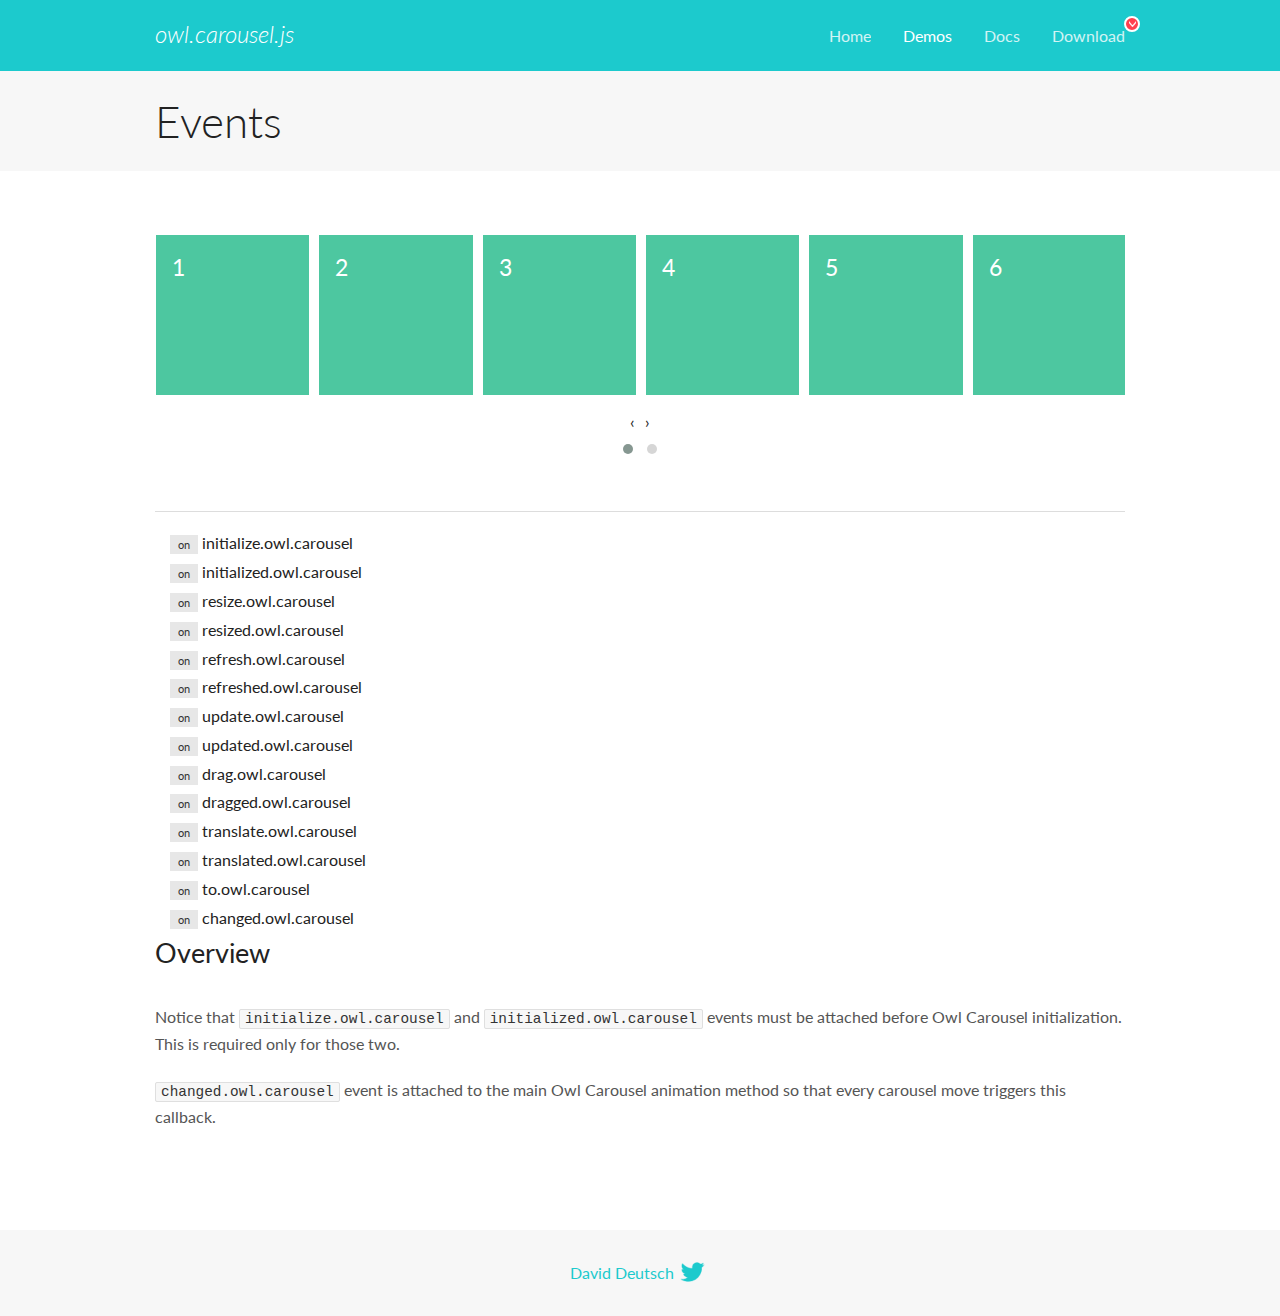
<file: vendor/carousel/OwlCarousel2-2.3.4/docs/demos/events.html>
<!DOCTYPE html>
<html lang="en">
  <head>

    <!-- head -->
    <meta charset="utf-8">
    <meta name="msapplication-tap-highlight" content="no" />
    <meta name="viewport" content="width=device-width, initial-scale=1.0" />
    <meta name="description" content="Events usage demo">
    <meta name="author" content="David Deutsch">
    <title>
      Events Demo | Owl Carousel | 2.3.4
    </title>

    <!-- Stylesheets -->
    <link href='https://fonts.googleapis.com/css?family=Lato:300,400,700,400italic,300italic' rel='stylesheet' type='text/css'>
    <link rel="stylesheet" href="../assets/css/docs.theme.min.css">

    <!-- Owl Stylesheets -->
    <link rel="stylesheet" href="../assets/owlcarousel/assets/owl.carousel.min.css">
    <link rel="stylesheet" href="../assets/owlcarousel/assets/owl.theme.default.min.css">

    <!-- HTML5 shim and Respond.js IE8 support of HTML5 elements and media queries -->

    <!--[if lt IE 9]>
      <script src="https://oss.maxcdn.com/libs/html5shiv/3.7.0/html5shiv.js"></script>
      <script src="https://oss.maxcdn.com/libs/respond.js/1.3.0/respond.min.js"></script>
    <![endif]-->

    <!-- Favicons -->
    <link rel="apple-touch-icon-precomposed" sizes="144x144" href="../assets/ico/apple-touch-icon-144-precomposed.png">
    <link rel="shortcut icon" href="../assets/ico/favicon.png">
    <link rel="shortcut icon" href="favicon.ico">

    <!-- Yeah i know js should not be in header. Its required for demos.-->

    <!-- javascript -->
    <script src="../assets/vendors/jquery.min.js"></script>
    <script src="../assets/owlcarousel/owl.carousel.js"></script>
  </head>
  <body>

    <!-- header -->
    <header class="header">
      <div class="row">
        <div class="large-12 columns">
          <div class="brand left">
            <h3>
              <a href="/OwlCarousel2/">owl.carousel.js</a> 
            </h3>
          </div>
          <a id="toggle-nav" class="right">
            <span></span> <span></span> <span></span> 
          </a> 
          <div class="nav-bar">
            <ul class="clearfix">
              <li> <a href="/OwlCarousel2/index.html">Home</a>  </li>
              <li class="active">
                <a href="/OwlCarousel2/demos/demos.html">Demos</a> 
              </li>
              <li> <a href="/OwlCarousel2/docs/started-welcome.html">Docs</a>  </li>
              <li>
                <a href="https://github.com/OwlCarousel2/OwlCarousel2/archive/2.3.4.zip">Download</a> 
                <span class="download"></span> 
              </li>
            </ul>
          </div>
        </div>
      </div>
    </header>

    <!-- title -->
    <section class="title">
      <div class="row">
        <div class="large-12 columns">
          <h1>Events</h1>
        </div>
      </div>
    </section>

    <!--  Demos -->
    <section id="demos">
      <div class="row">
        <div class="large-12 columns">
          <div class="owl-carousel owl-theme">
            <div class="item">
              <h4>1</h4>
            </div>
            <div class="item">
              <h4>2</h4>
            </div>
            <div class="item">
              <h4>3</h4>
            </div>
            <div class="item">
              <h4>4</h4>
            </div>
            <div class="item">
              <h4>5</h4>
            </div>
            <div class="item">
              <h4>6</h4>
            </div>
            <div class="item">
              <h4>7</h4>
            </div>
            <div class="item">
              <h4>8</h4>
            </div>
            <div class="item">
              <h4>9</h4>
            </div>
            <div class="item">
              <h4>10</h4>
            </div>
            <div class="item">
              <h4>11</h4>
            </div>
            <div class="item">
              <h4>12</h4>
            </div>
          </div>
          <hr>
          <div class="large-12 columns callbacks">
            <div><span class="label secondary initialize">on</span>  initialize.owl.carousel </div>
            <div><span class="label secondary initialized">on</span>  initialized.owl.carousel </div>
            <div><span class="label secondary resize">on</span>  resize.owl.carousel </div>
            <div><span class="label secondary resized">on</span>  resized.owl.carousel </div>
            <div><span class="label secondary refresh">on</span>  refresh.owl.carousel </div>
            <div><span class="label secondary refreshed">on</span>  refreshed.owl.carousel </div>
            <div><span class="label secondary update">on</span>  update.owl.carousel </div>
            <div><span class="label secondary updated">on</span>  updated.owl.carousel </div>
            <div><span class="label secondary drag">on</span>  drag.owl.carousel </div>
            <div><span class="label secondary dragged">on</span>  dragged.owl.carousel </div>
            <div><span class="label secondary translate">on</span>  translate.owl.carousel </div>
            <div><span class="label secondary translated">on</span>  translated.owl.carousel </div>
            <div><span class="label secondary to">on</span>  to.owl.carousel </div>
            <div><span class="label secondary changed">on</span>  changed.owl.carousel </div>
          </div>
          <h3 id="overview">Overview</h3>
          <p>Notice that <code>initialize.owl.carousel</code> and <code>initialized.owl.carousel</code> events must be attached before Owl Carousel initialization. This is required only for those two.</p>
          <p><code>changed.owl.carousel</code> event is attached to the main Owl Carousel animation method so that every carousel move triggers this callback.</p>
          <script>
            jQuery(document).ready(function($) {
              var owl = $('.owl-carousel');
              owl.on('initialize.owl.carousel initialized.owl.carousel ' +
                'initialize.owl.carousel initialize.owl.carousel ' +
                'resize.owl.carousel resized.owl.carousel ' +
                'refresh.owl.carousel refreshed.owl.carousel ' +
                'update.owl.carousel updated.owl.carousel ' +
                'drag.owl.carousel dragged.owl.carousel ' +
                'translate.owl.carousel translated.owl.carousel ' +
                'to.owl.carousel changed.owl.carousel',
                function(e) {
                  $('.' + e.type)
                    .removeClass('secondary')
                    .addClass('success');
                  window.setTimeout(function() {
                    $('.' + e.type)
                      .removeClass('success')
                      .addClass('secondary');
                  }, 500);
                });
              owl.owlCarousel({
                loop: true,
                nav: true,
                lazyLoad: true,
                margin: 10,
                video: true,
                responsive: {
                  0: {
                    items: 1
                  },
                  600: {
                    items: 3
                  },
                  960: {
                    items: 5,
                  },
                  1200: {
                    items: 6
                  }
                }
              });
            });
          </script>
        </div>
      </div>
    </section>

    <!-- footer -->
    <footer class="footer">
      <div class="row">
        <div class="large-12 columns">
          <h5>
            <a href="/OwlCarousel2/docs/support-contact.html">David Deutsch</a> 
            <a id="custom-tweet-button" href="https://twitter.com/share?url=https://github.com/OwlCarousel2/OwlCarousel2&text=Owl Carousel - This is so awesome! " target="_blank"></a> 
          </h5>
        </div>
      </div>
    </footer>

    <!-- vendors -->
    <script src="../assets/vendors/highlight.js"></script>
    <script src="../assets/js/app.js"></script>
  </body>
</html>
</file>
<file: css/style1.css>
/* General */

html{
    scroll-behavior: smooth;
}

body{
    font-family: 'Montserrat', sans-serif !important;
    max-width: 100%;
    overflow-x: hidden;
}
h2{
    font-size: 35px;
}
.link-text-2:hover{
    color: #efd758 !important;
    text-decoration: none !important;
    text-shadow: 3px 3px 10px black;
}

/* navbar */

#menu {
    background-color: #4679AE;
    z-index: 999;
}
.white-text {
    color: #fff;
}
.nav-text {
    font-size: 13px !important;
    letter-spacing: 1px;
    font-weight: bold;

}
.nav-border:hover {
    border-color:#fff;
}
.navbar-dark .navbar-toggler{
    border-width: 1px;
    border-color: #fff !important;
}
nav a:hover{
    font-size: 1.05rem;
    text-shadow: 3px 3px 10px black;
    /* color: rgb(194, 195, 194) !important; */
}
/* Sticky menu */
.sticky{
    position: fixed;
    top: 0;
    width: 100%;
}
.sticky + .content{
    padding-top: 60px;
}

/* Body */

@media screen and (min-width: 574px) {
    .nav-border {
        border-left: 2px solid;
        border-color:#fff;
    }
}
.title {
    color: #4079af;
    font-weight: bold;
}
.title h3{
    font-weight: bold;
}
.text-white{
    color:#fff;
}
.link-text {
    text-decoration: underline;
    color: #4079af;
}
.logo-img{
    max-width: 100%;
    z-index: 99;
}
.background-img{
    object-fit: fill;
    min-width: 100%;
    max-height: 70vh;
}
.first-image-title{
    position:absolute;
    text-align:center;
    top:40%;
    left:5%;
    width:90%;
    text-shadow: 3px 3px 10px black;
}
.servic-img{
    max-width: 30%;
}
.content-img {
    max-width: 77% !important;
}
.more-img{
    max-width: 17%;
}
@media screen and (max-width: 635px) {
    .content-img {
        max-width: 100% !important;
    }
    .more-img{
        max-width: 35%;
    }
}
@media screen and (min-width: 950px) {
    h2 {
        font-size: 3rem !important;
    }
}
.company{
    display: flex !important;
}
.lady-img{
    max-width:83%;
}
@media screen and (min-width: 1100px) {
    .lady-img {
        max-width: 55% !important;
    }
}
@media screen and (min-width: 1450px) {
    .lady-img {
        max-width: 40% !important;
    }
}
.mision-text{
    color: black;
    font-size: 11px;
}
.company-bg{
    background: url(fondo-mision.JPG);
    background-size: cover;
    background-position: center;
}
.headquarters-bg{
    background: url(fondo-sedes.JPG);
    background-size: cover;
    background-position: center;
}
.adress-text{
    font-size: 14px;
}
.link-text-2{
    color: #efd758;
    font-weight: bolder;
}
.adress-img{
    max-width: 41%;
}

/* Carousel */

.carousel-indicators{
    position: inherit !important;
}
.carousel-indicators li{
    background-color: #8c8e8d !important;
    display:inline-block;
    border-radius: 10px;
    width: 10px !important;
    height: 10px !important;
}
.carousel-indicators .active{
    background-color: #6795ae !important;
}

/* Footer */

.footer-bg{
    background-color: #f2f2f2;
    font-size: 14px;
    color: #828181;
}
.footer-bg h4{
    color: #2e2e2e;
}
.icons{
    max-width: 40px;
}
</file>
